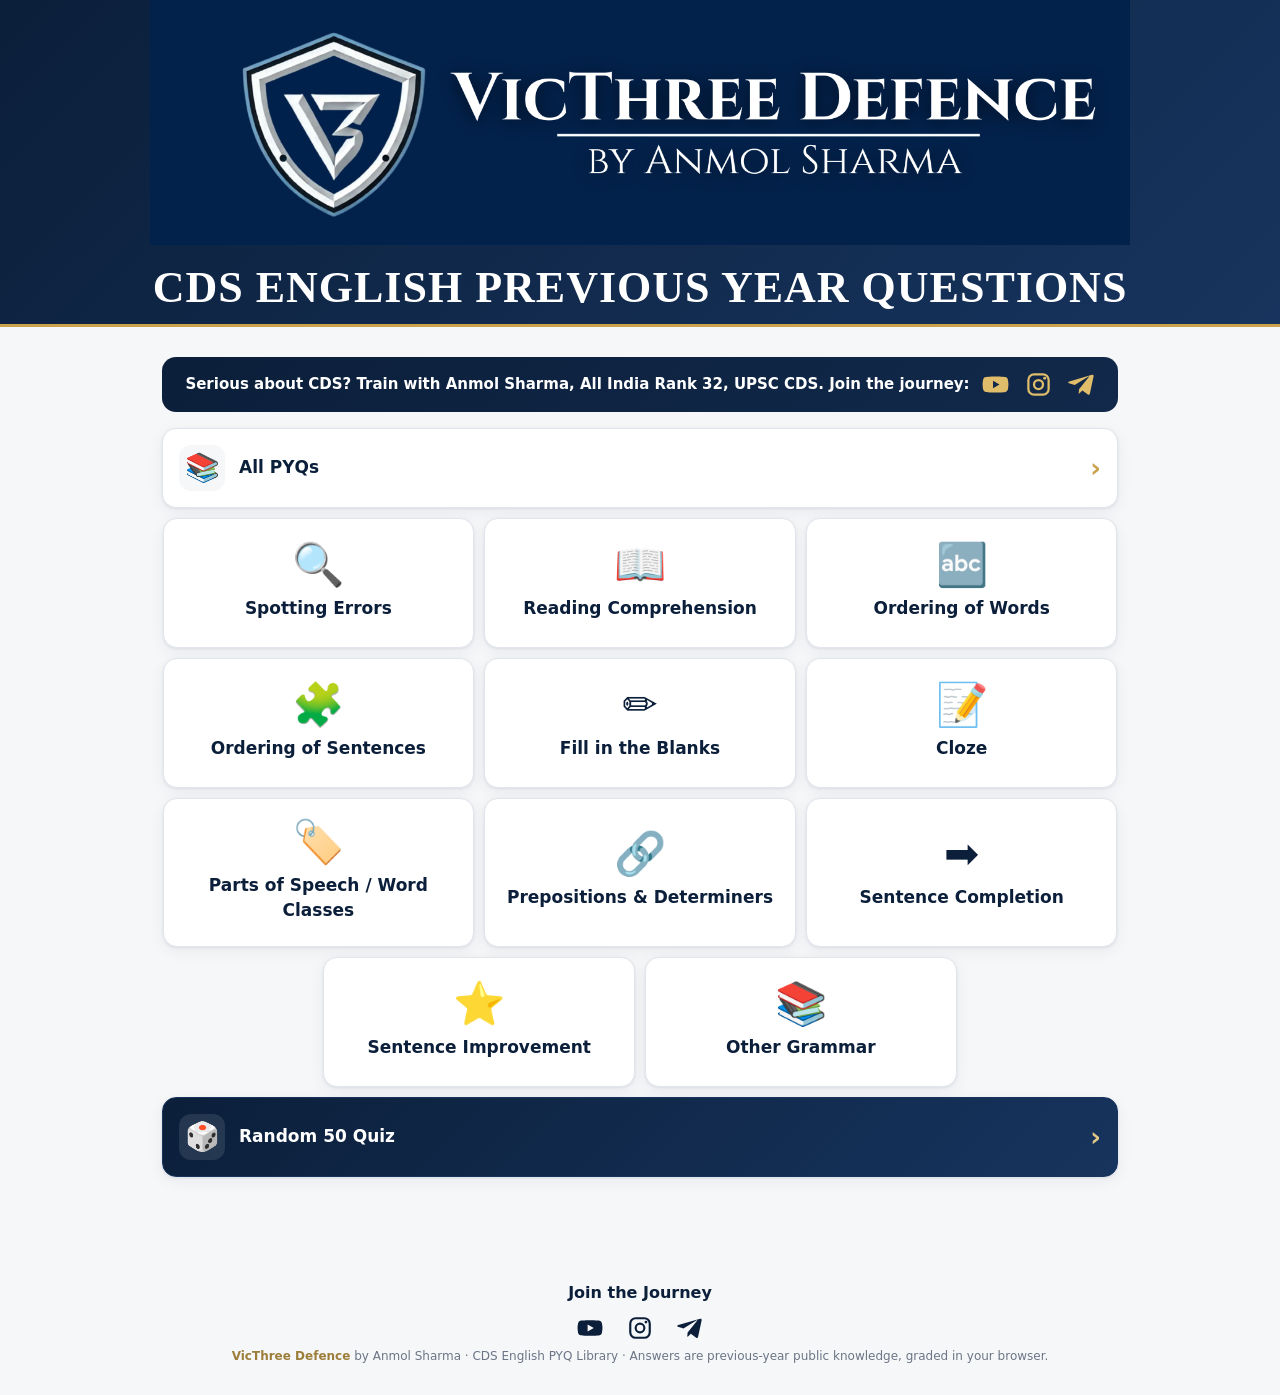
<file: docs/index.html>
<!DOCTYPE html>
<html lang="en">
<head>
<meta charset="utf-8">
<meta name="viewport" content="width=device-width, initial-scale=1">
<title>VicThree Defence - CDS English PYQ Library</title>
<meta name="description" content="Browsable library of CDS English Previous Year Questions - spotting errors, comprehension, ordering, cloze and more - by Anmol Sharma.">
<link rel="stylesheet" href="css/styles.css?v=3">
<link rel="manifest" href="manifest.webmanifest">
<meta name="theme-color" content="#0B1F3A">
<link rel="apple-touch-icon" href="assets/icon-180.png?v=3">
<link rel="icon" type="image/png" sizes="192x192" href="assets/icon-192.png?v=3">
</head>
<body>
<header class="header">
  <div class="banner-wrap"><img id="banner" class="banner" alt="VicThree Defence"></div>
  <div class="brand">
    <div class="v3"><span class="badge">V3</span>
      <div><h1>VicThree Defence</h1><div class="by">by Anmol Sharma</div></div>
    </div>
    <div class="sub">CDS English Previous Year Questions</div>
  </div>
</header>

<main class="wrap">
  <section class="cta">
    <span class="cta-text">Serious about CDS? Train with Anmol Sharma, <br class="m-br">All India Rank 32, UPSC CDS. Join the journey:</span>
    <nav class="cta-social">
      <a href="https://youtube.com/@victhreedefence" target="_blank" rel="noopener" aria-label="YouTube"><svg viewBox="0 0 24 24" width="27" height="27" fill="currentColor"><path d="M23 7.5a3 3 0 0 0-2.1-2.1C19 4.9 12 4.9 12 4.9s-7 0-8.9.5A3 3 0 0 0 1 7.5 31 31 0 0 0 .5 12 31 31 0 0 0 1 16.5a3 3 0 0 0 2.1 2.1c1.9.5 8.9.5 8.9.5s7 0 8.9-.5A3 3 0 0 0 23 16.5 31 31 0 0 0 23.5 12 31 31 0 0 0 23 7.5zM9.8 15.3V8.7l5.7 3.3-5.7 3.3z"/></svg></a>
      <a href="https://www.instagram.com/victhreedefence" target="_blank" rel="noopener" aria-label="Instagram"><svg viewBox="0 0 24 24" width="27" height="27" fill="none" stroke="currentColor" stroke-width="2"><rect x="3" y="3" width="18" height="18" rx="5"/><circle cx="12" cy="12" r="4"/><circle cx="17.5" cy="6.5" r="1.3" fill="currentColor" stroke="none"/></svg></a>
      <a href="https://t.me/anmolxsharma" target="_blank" rel="noopener" aria-label="Telegram"><svg viewBox="0 0 24 24" width="27" height="27" fill="currentColor"><path d="M9.8 16.2l-.35 3.9c.5 0 .72-.22.98-.48l2.36-2.26 4.9 3.58c.9.5 1.54.24 1.78-.83l3.23-15.13c.32-1.34-.48-1.86-1.35-1.54L1.15 9.3C-.16 9.82-.14 10.56.93 10.9l5.02 1.56L17.9 5.1c.55-.36 1.05-.16.64.2L9.8 16.2z"/></svg></a>
    </nav>
  </section>
  <div id="hub"><div class="loading">Loading…</div></div>
</main>

<footer>
  <p class="join-label">Join the Journey</p>
  <nav class="foot-social">
    <a href="https://youtube.com/@victhreedefence" target="_blank" rel="noopener" aria-label="YouTube"><svg viewBox="0 0 24 24" width="26" height="26" fill="currentColor"><path d="M23 7.5a3 3 0 0 0-2.1-2.1C19 4.9 12 4.9 12 4.9s-7 0-8.9.5A3 3 0 0 0 1 7.5 31 31 0 0 0 .5 12 31 31 0 0 0 1 16.5a3 3 0 0 0 2.1 2.1c1.9.5 8.9.5 8.9.5s7 0 8.9-.5A3 3 0 0 0 23 16.5 31 31 0 0 0 23.5 12 31 31 0 0 0 23 7.5zM9.8 15.3V8.7l5.7 3.3-5.7 3.3z"/></svg></a>
    <a href="https://www.instagram.com/victhreedefence" target="_blank" rel="noopener" aria-label="Instagram"><svg viewBox="0 0 24 24" width="26" height="26" fill="none" stroke="currentColor" stroke-width="2"><rect x="3" y="3" width="18" height="18" rx="5"/><circle cx="12" cy="12" r="4"/><circle cx="17.5" cy="6.5" r="1.3" fill="currentColor" stroke="none"/></svg></a>
    <a href="https://t.me/anmolxsharma" target="_blank" rel="noopener" aria-label="Telegram"><svg viewBox="0 0 24 24" width="26" height="26" fill="currentColor"><path d="M9.8 16.2l-.35 3.9c.5 0 .72-.22.98-.48l2.36-2.26 4.9 3.58c.9.5 1.54.24 1.78-.83l3.23-15.13c.32-1.34-.48-1.86-1.35-1.54L1.15 9.3C-.16 9.82-.14 10.56.93 10.9l5.02 1.56L17.9 5.1c.55-.36 1.05-.16.64.2L9.8 16.2z"/></svg></a>
  </nav>
  <span class="gold">VicThree Defence</span> by Anmol Sharma · CDS English PYQ Library ·
  Answers are previous-year public knowledge, graded in your browser.
</footer>

<script src="js/data.js?v=3"></script>
<script src="js/home.js?v=3"></script>
<script src="js/config.js?v=3"></script>
<script src="js/lead.js?v=3"></script>
</body>
</html>
</file>
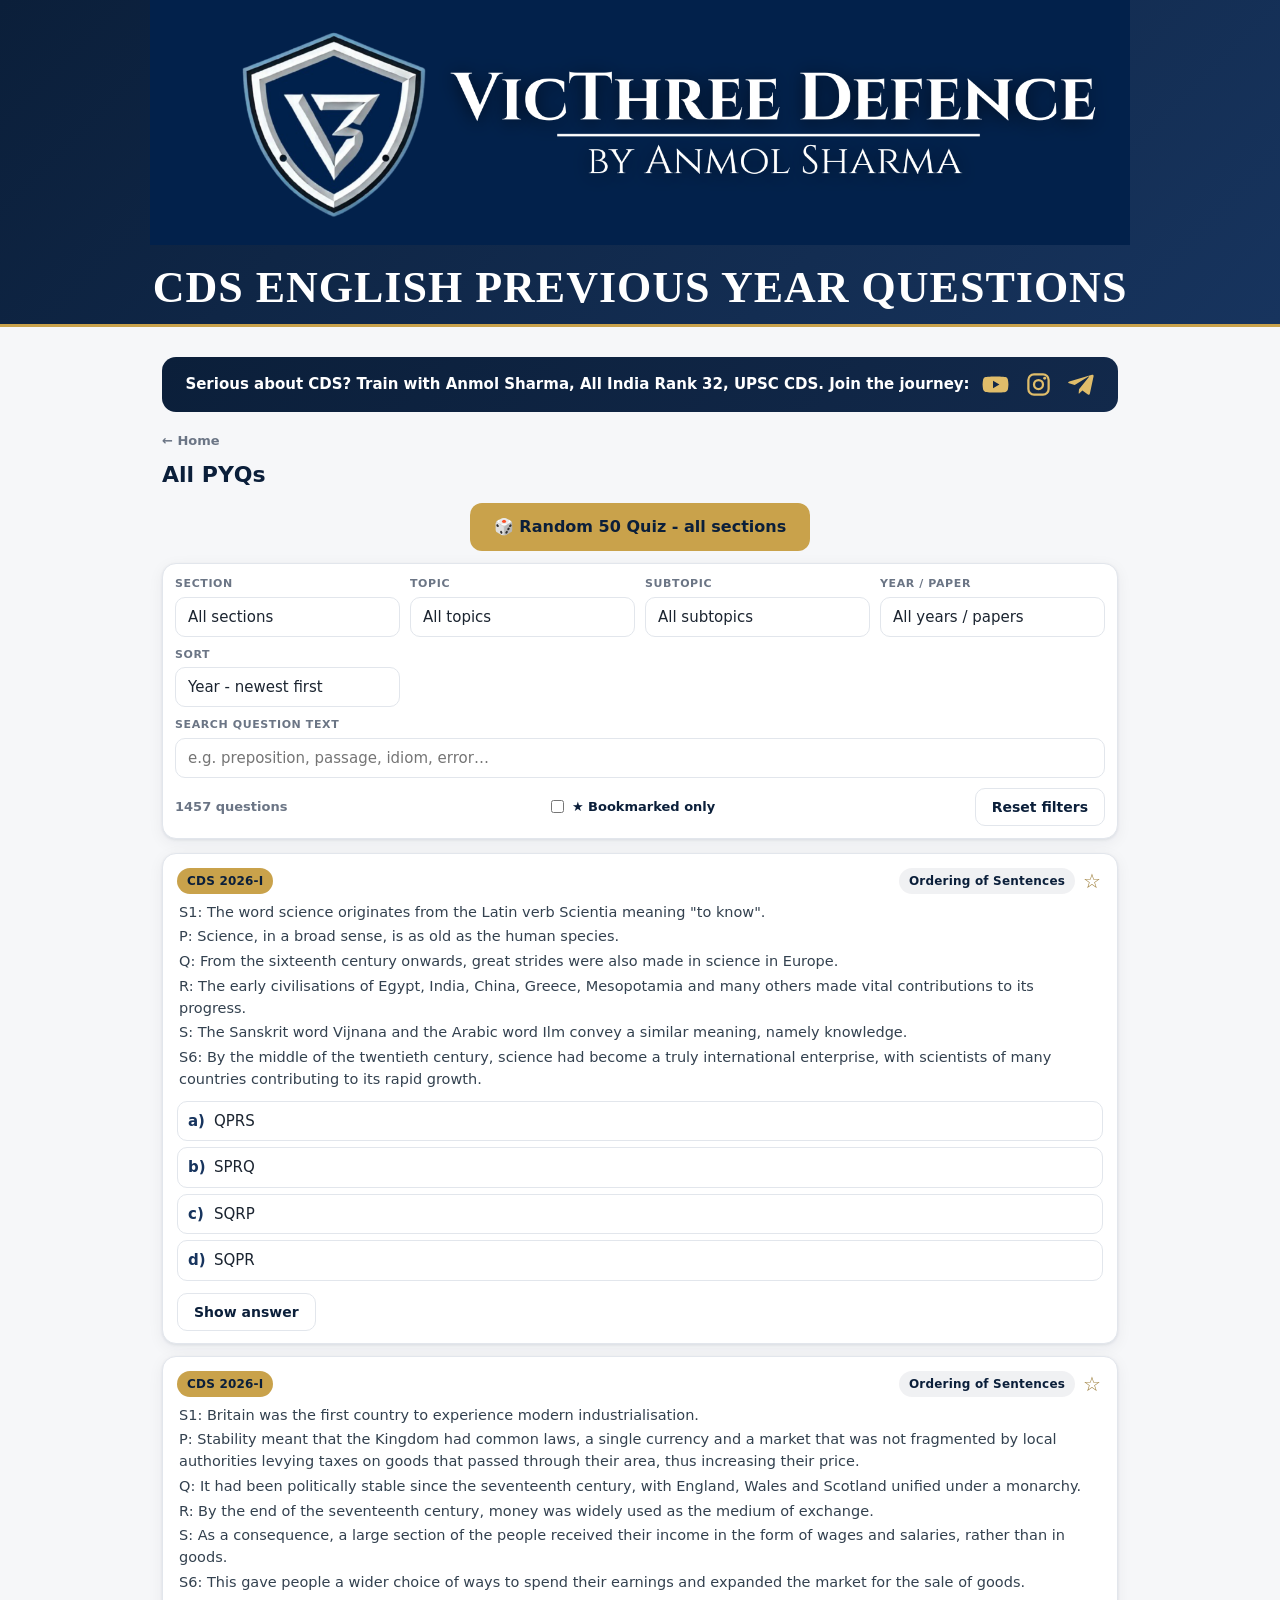
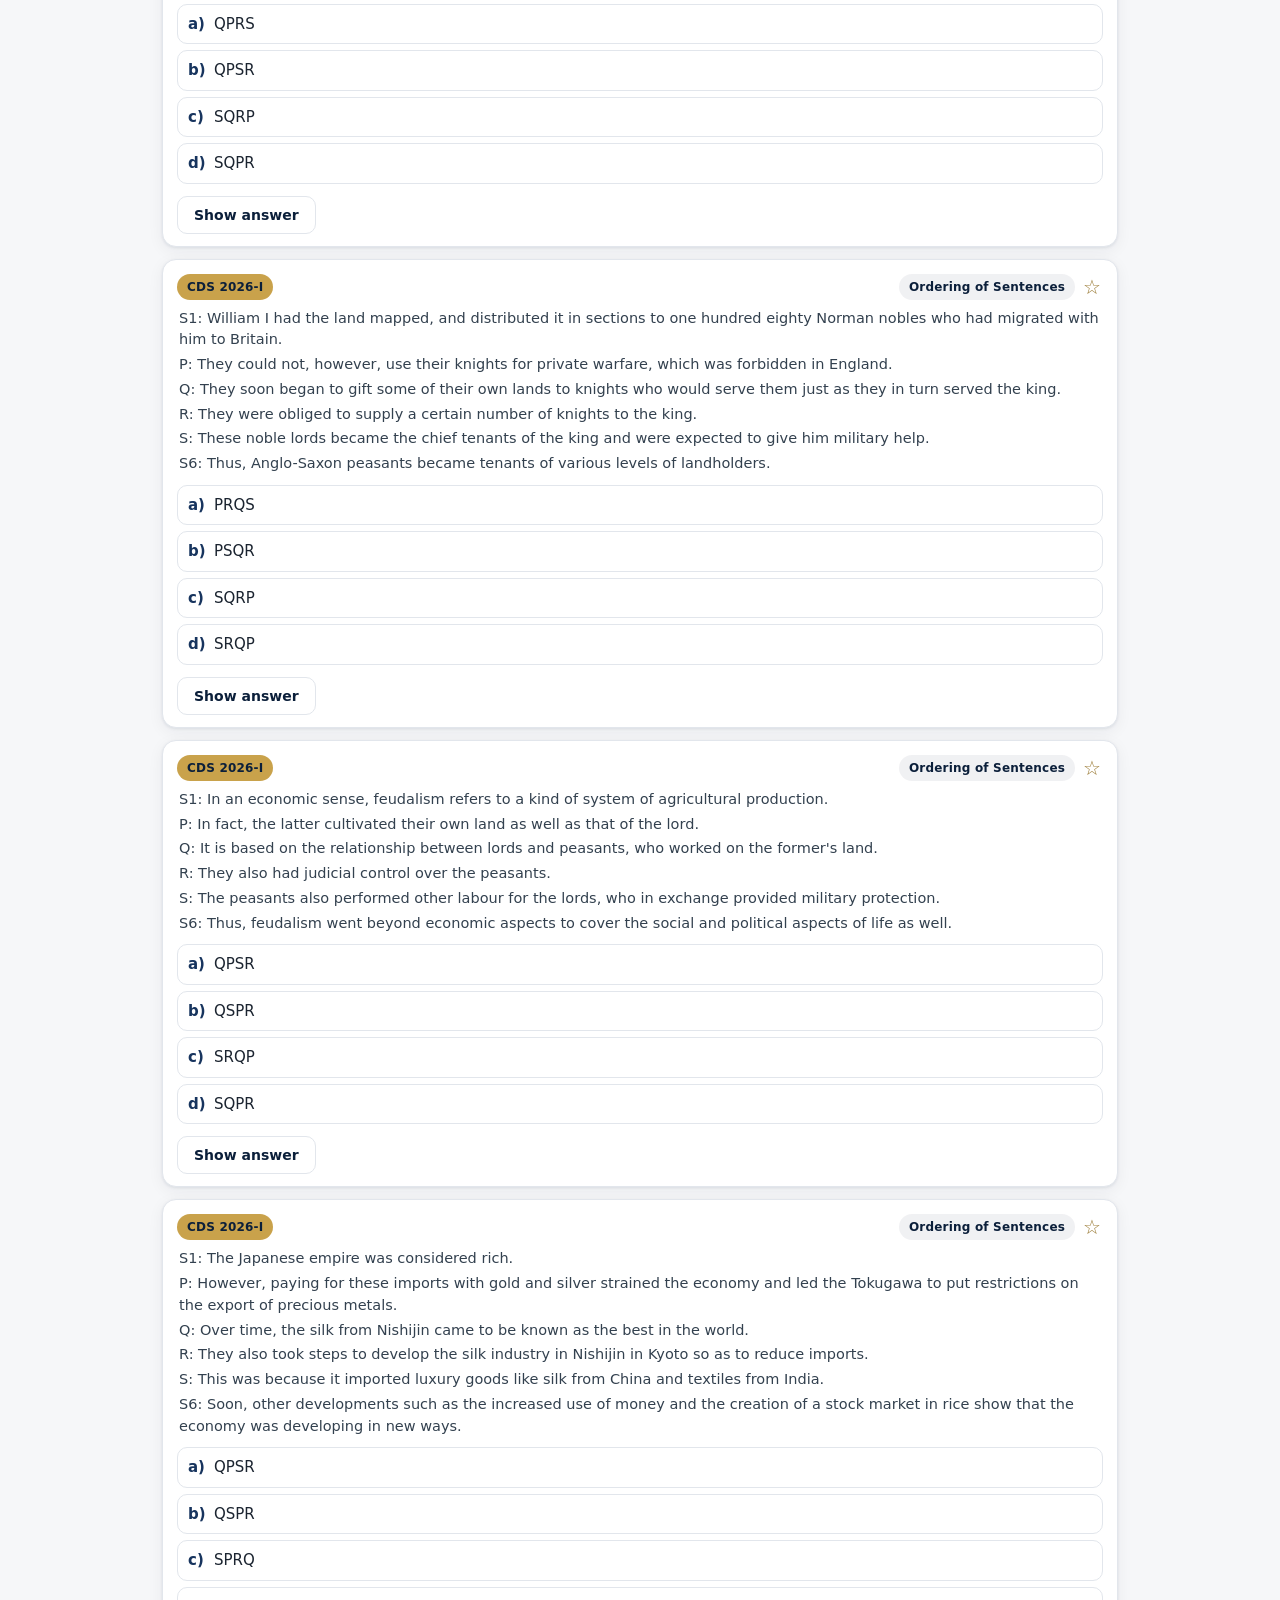
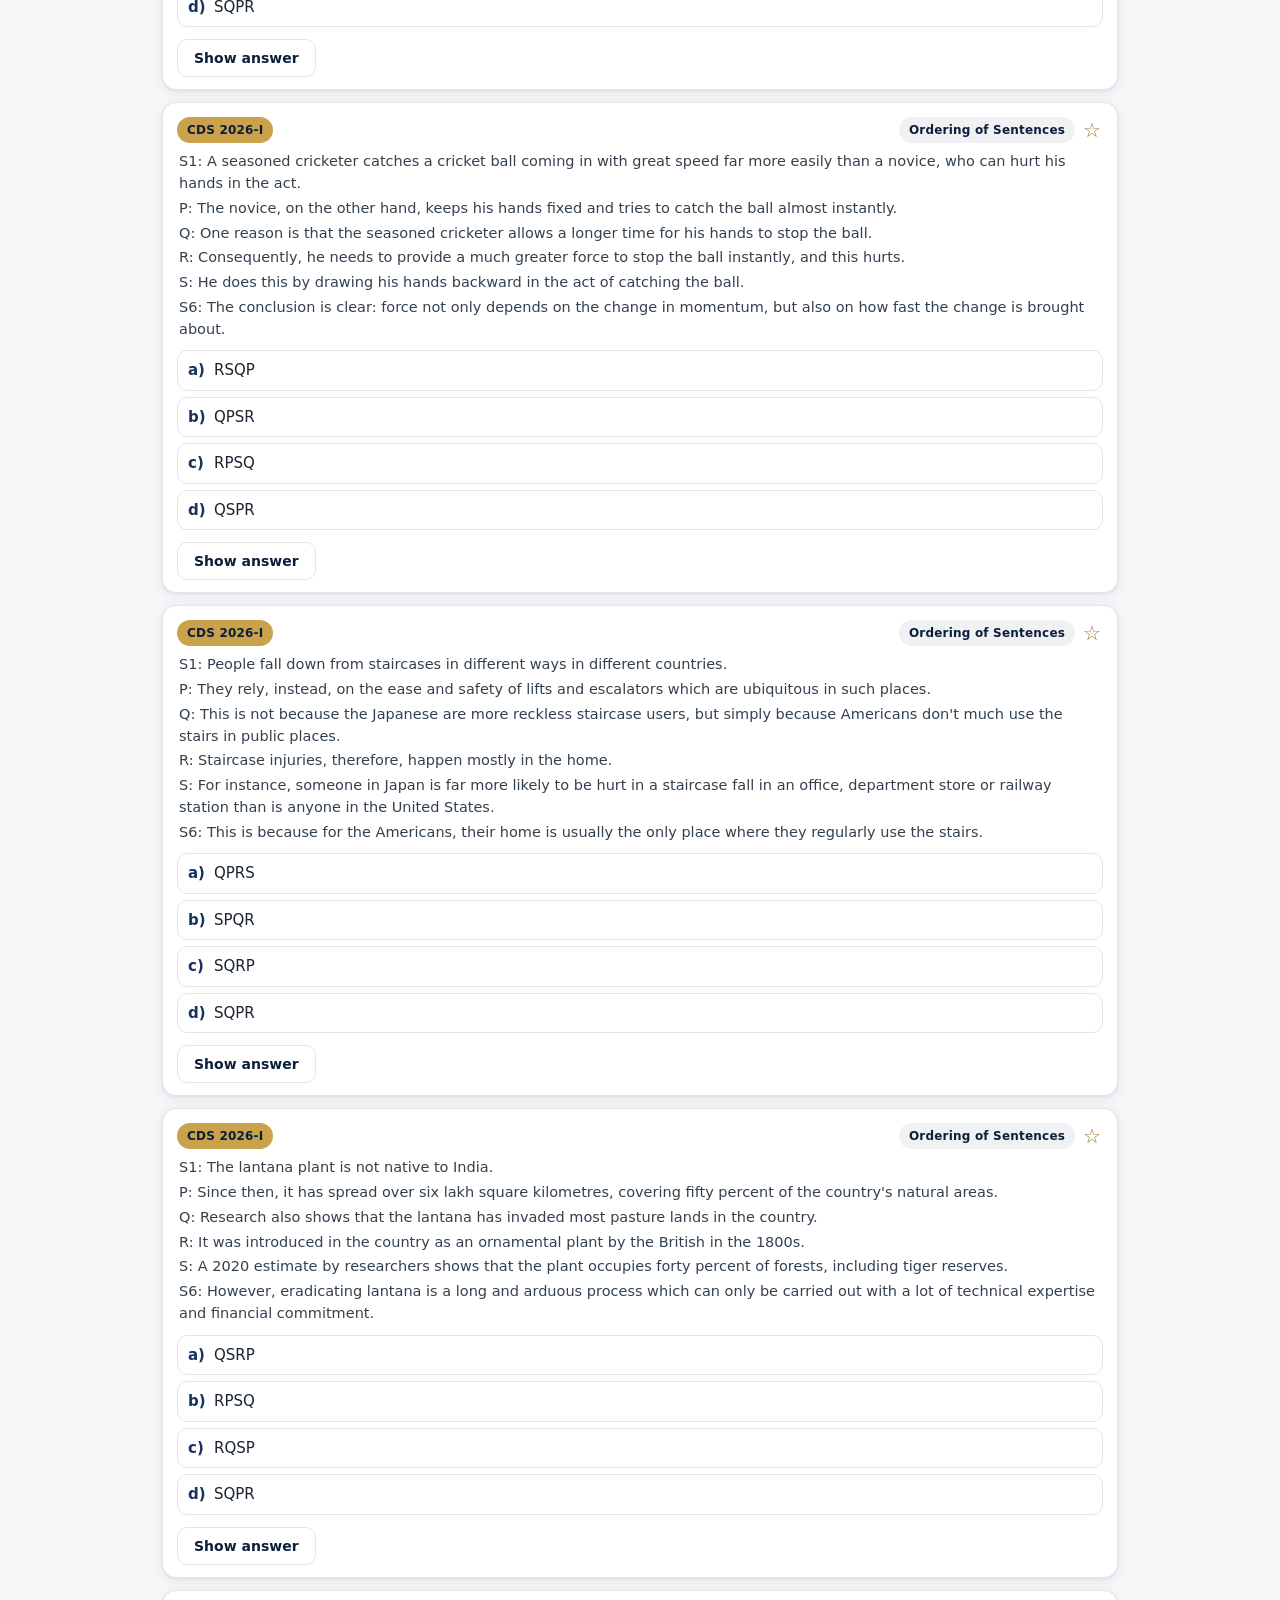
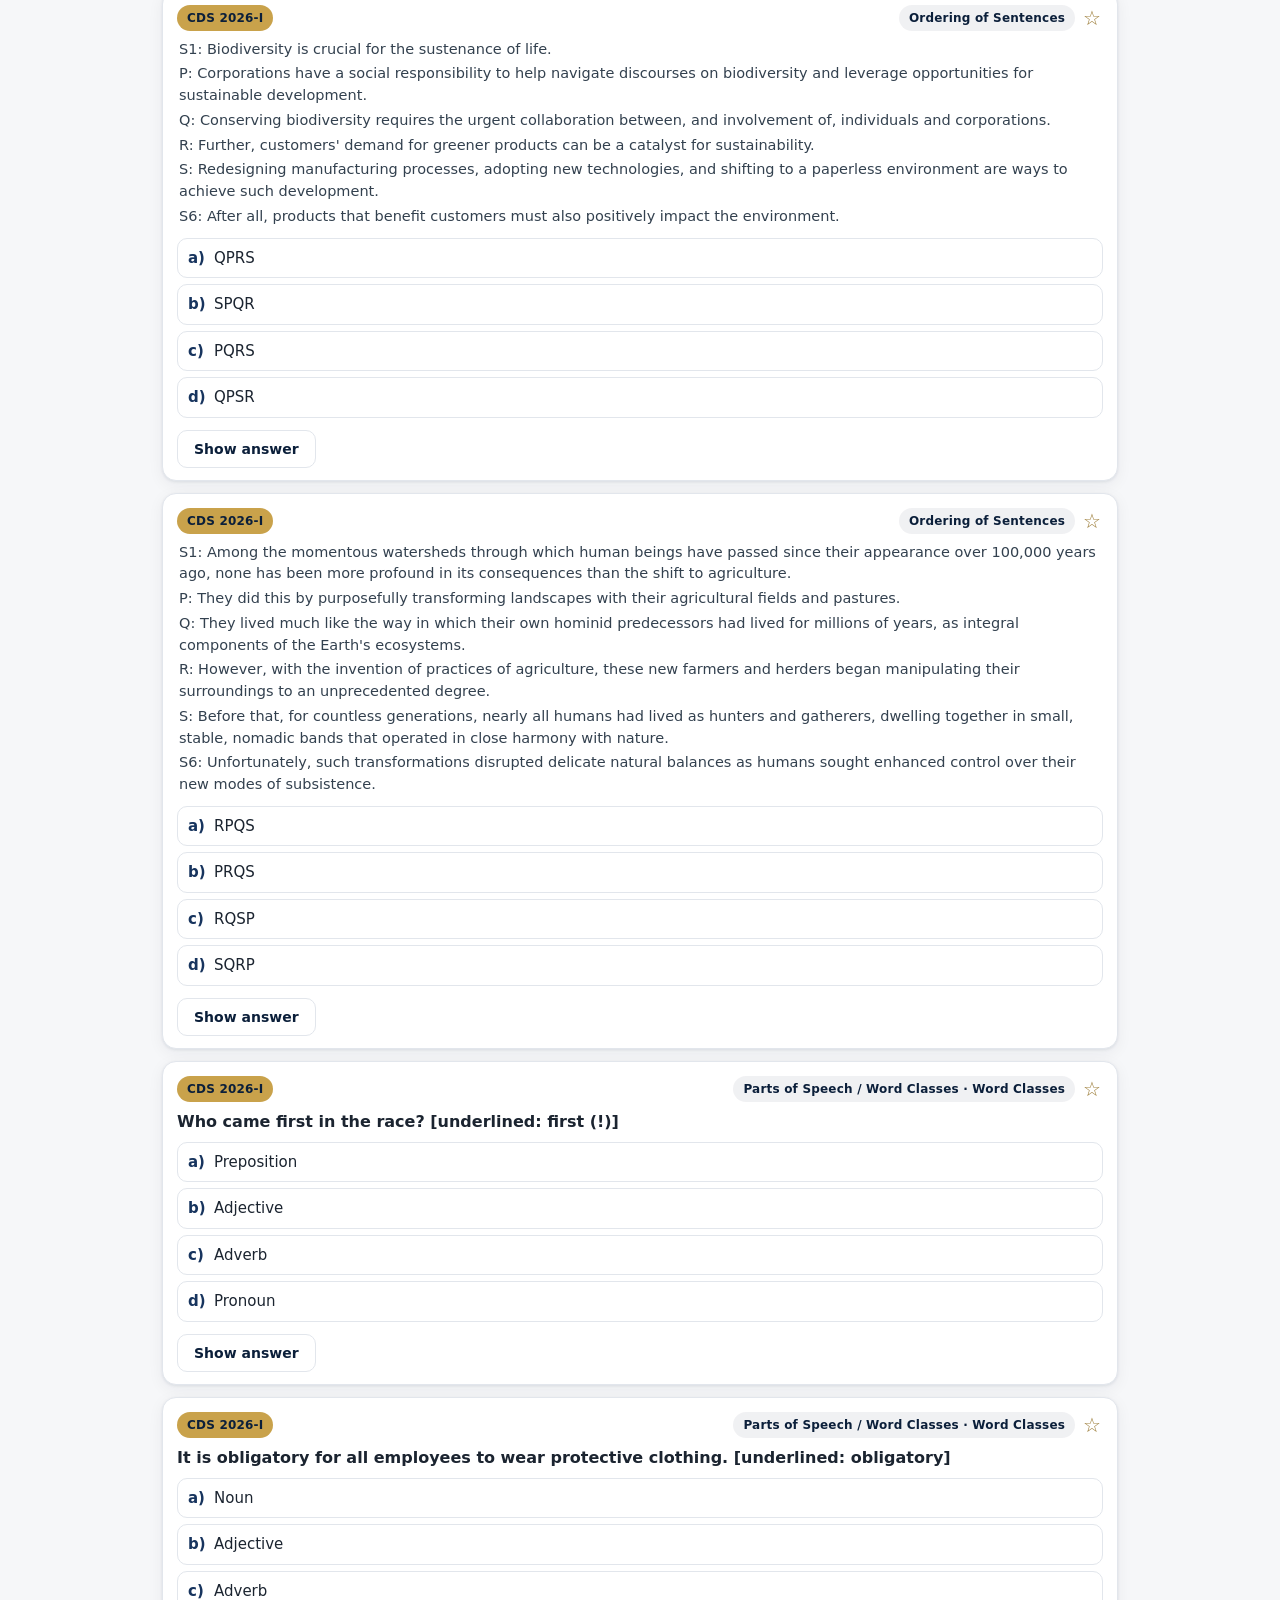
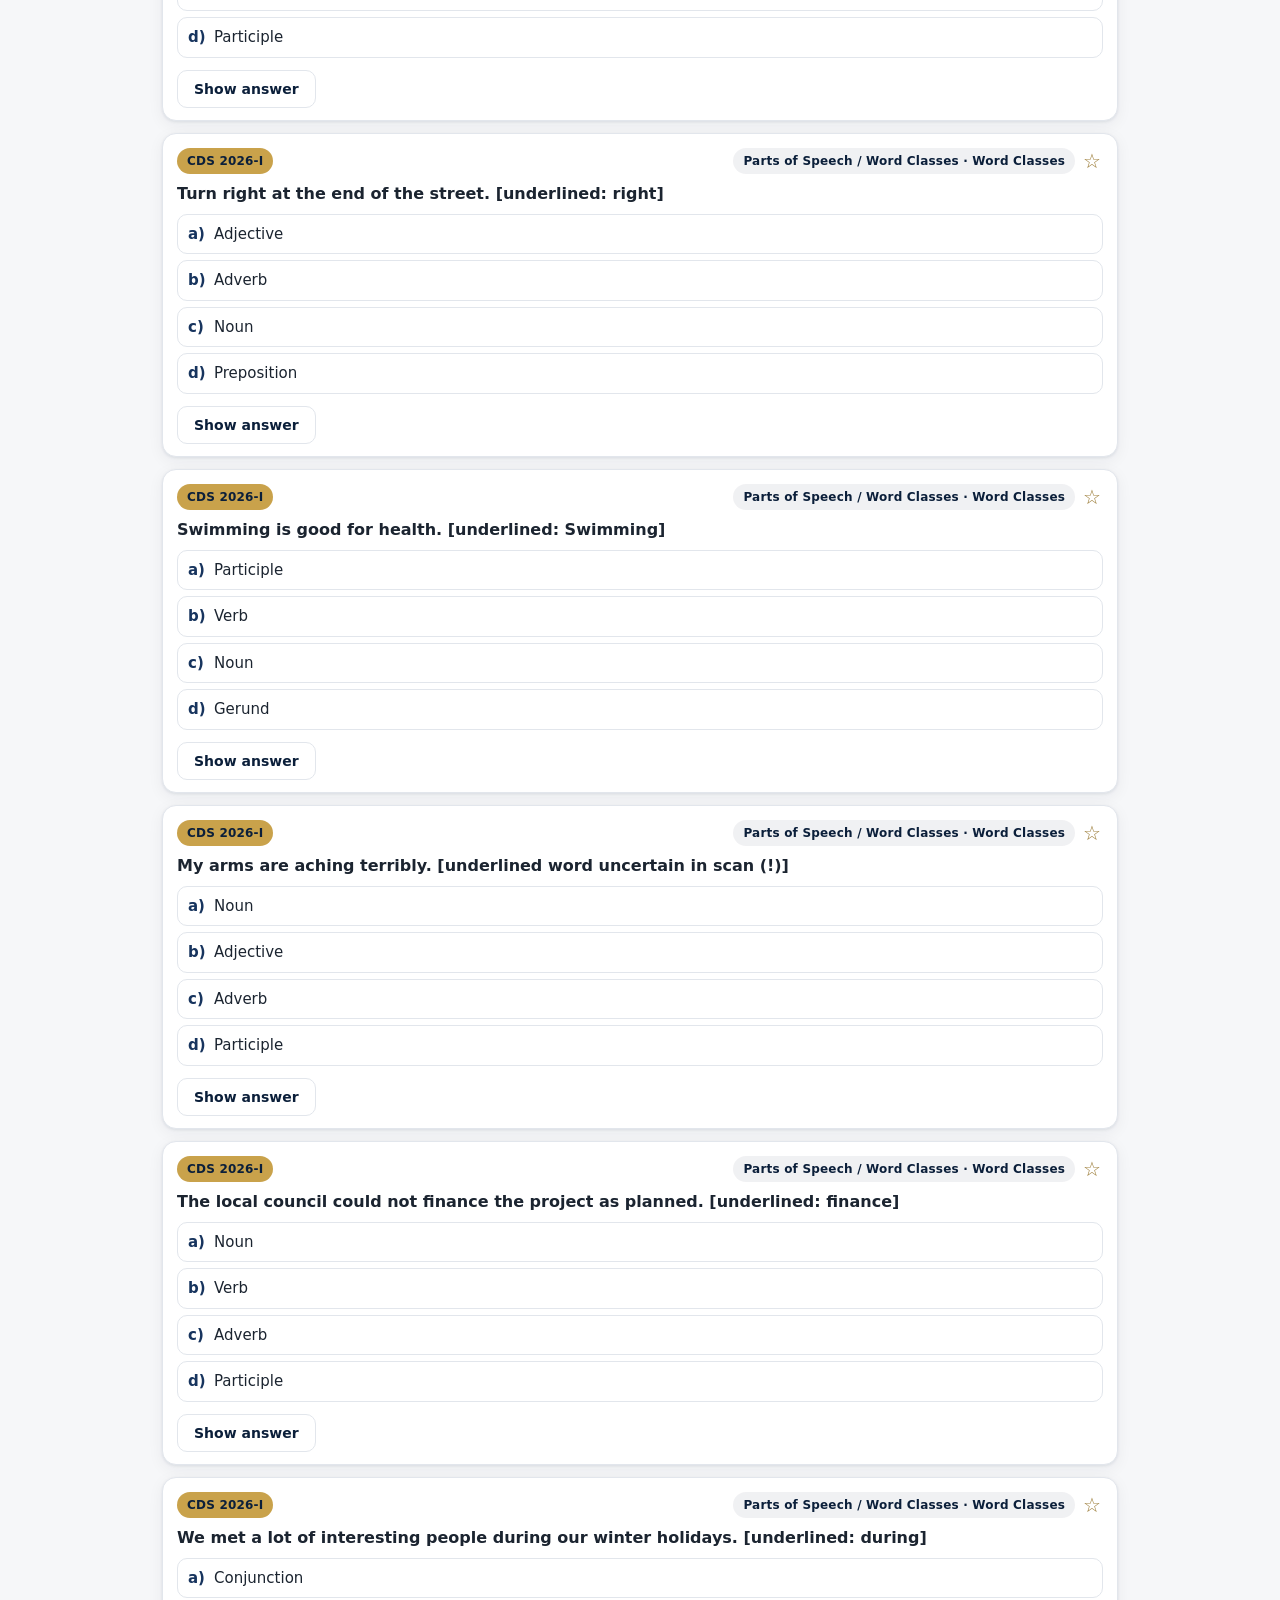
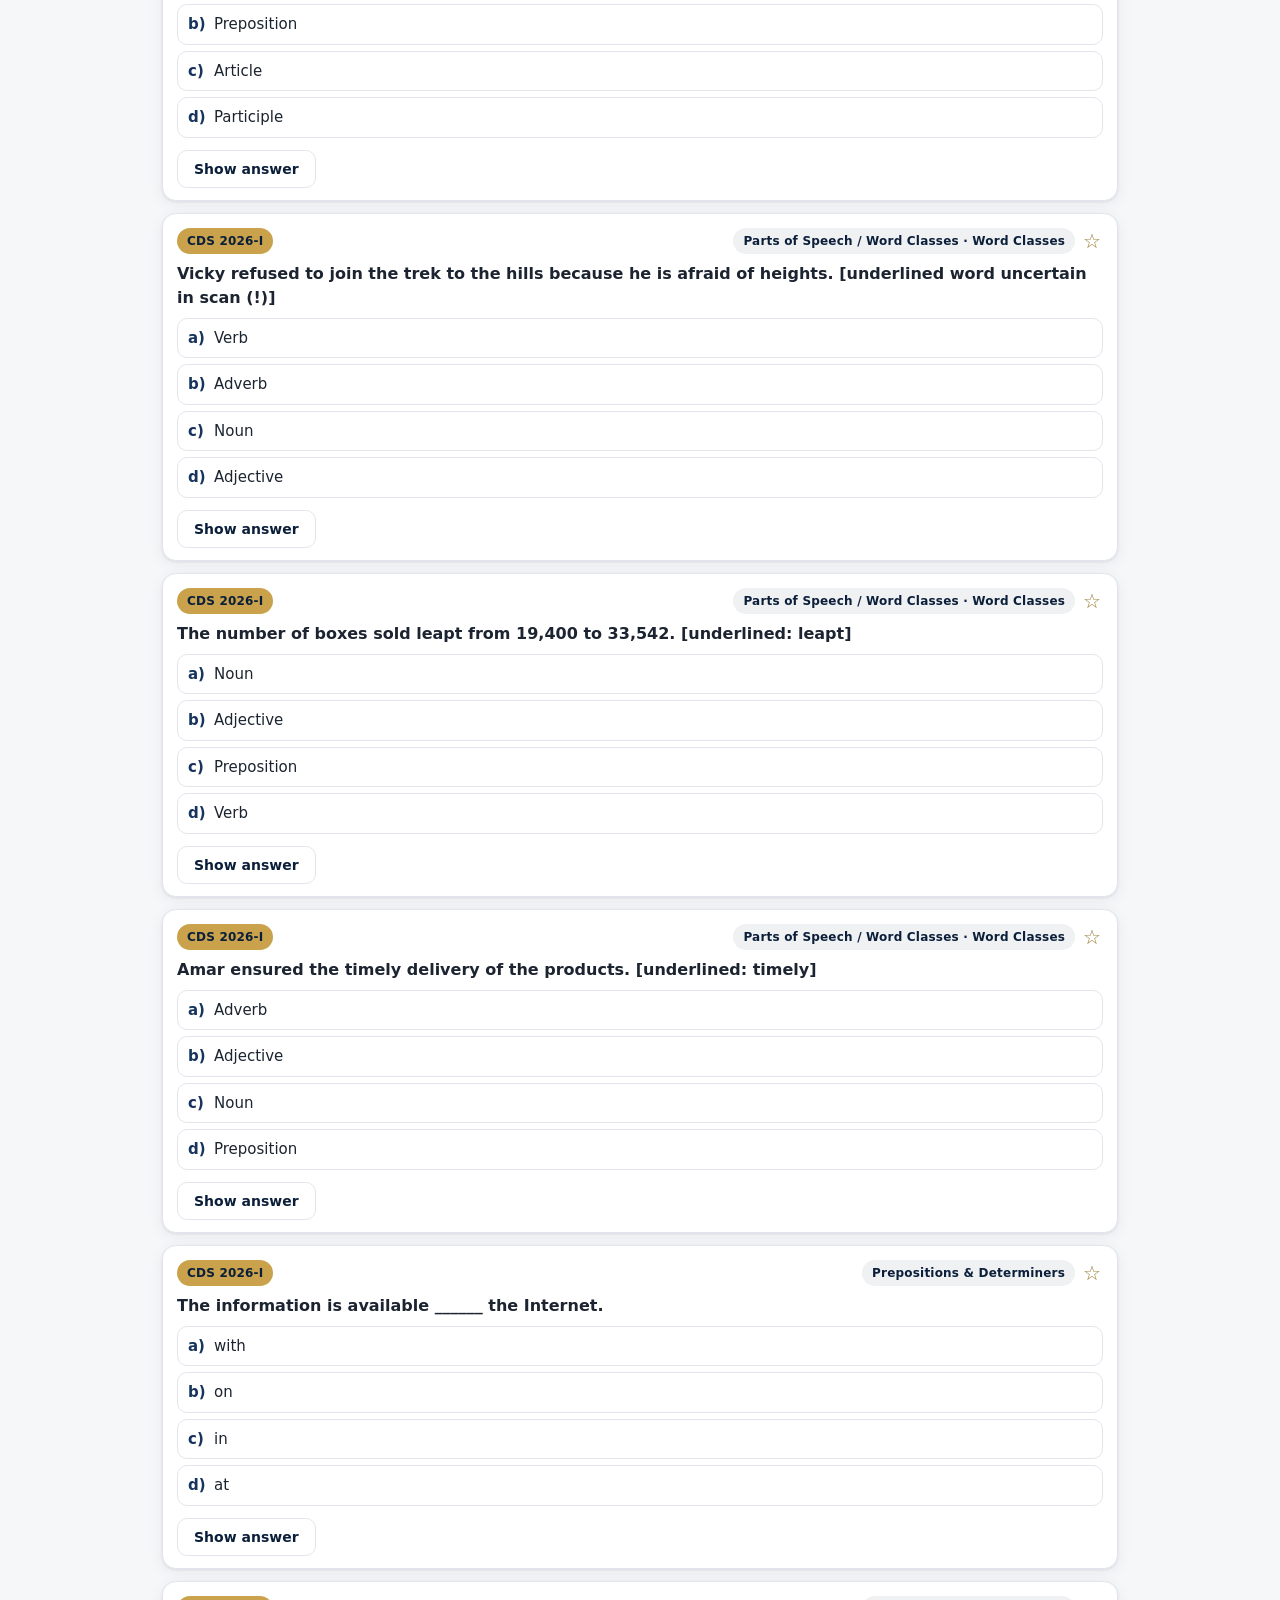
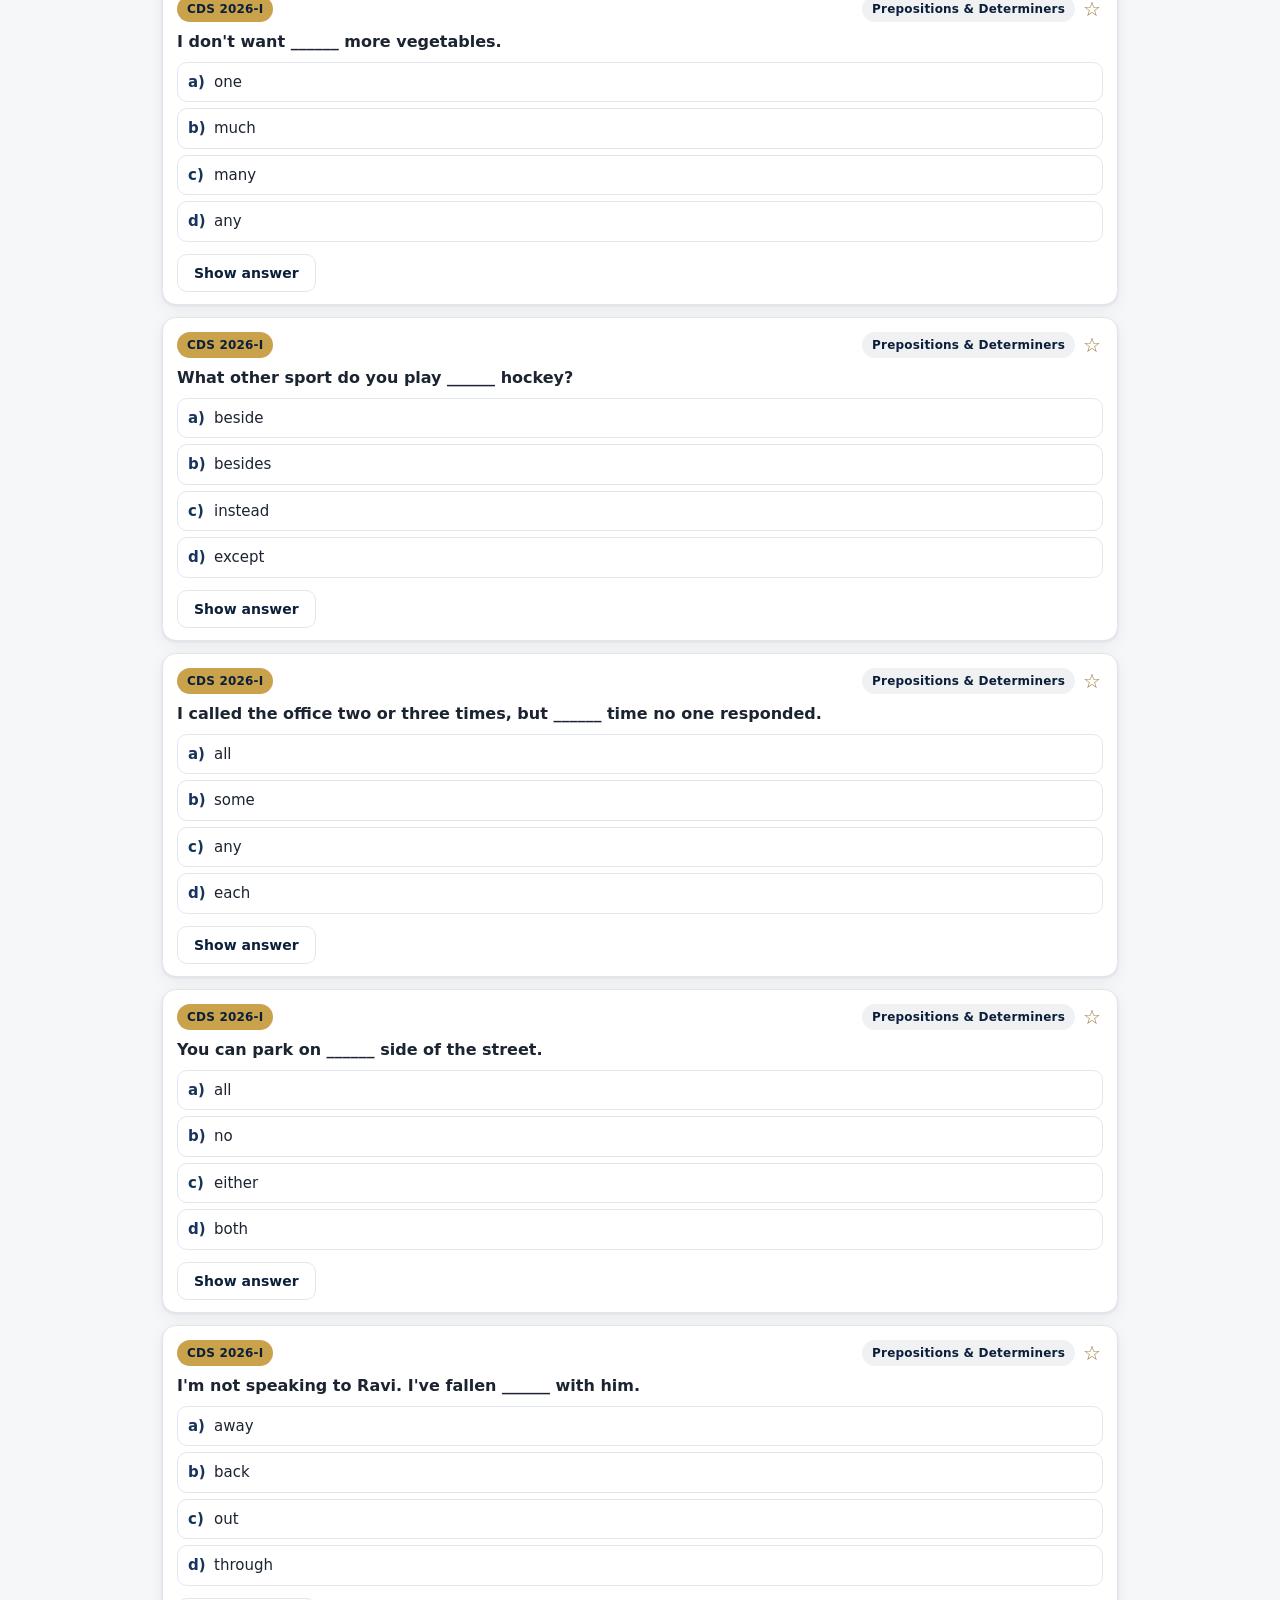
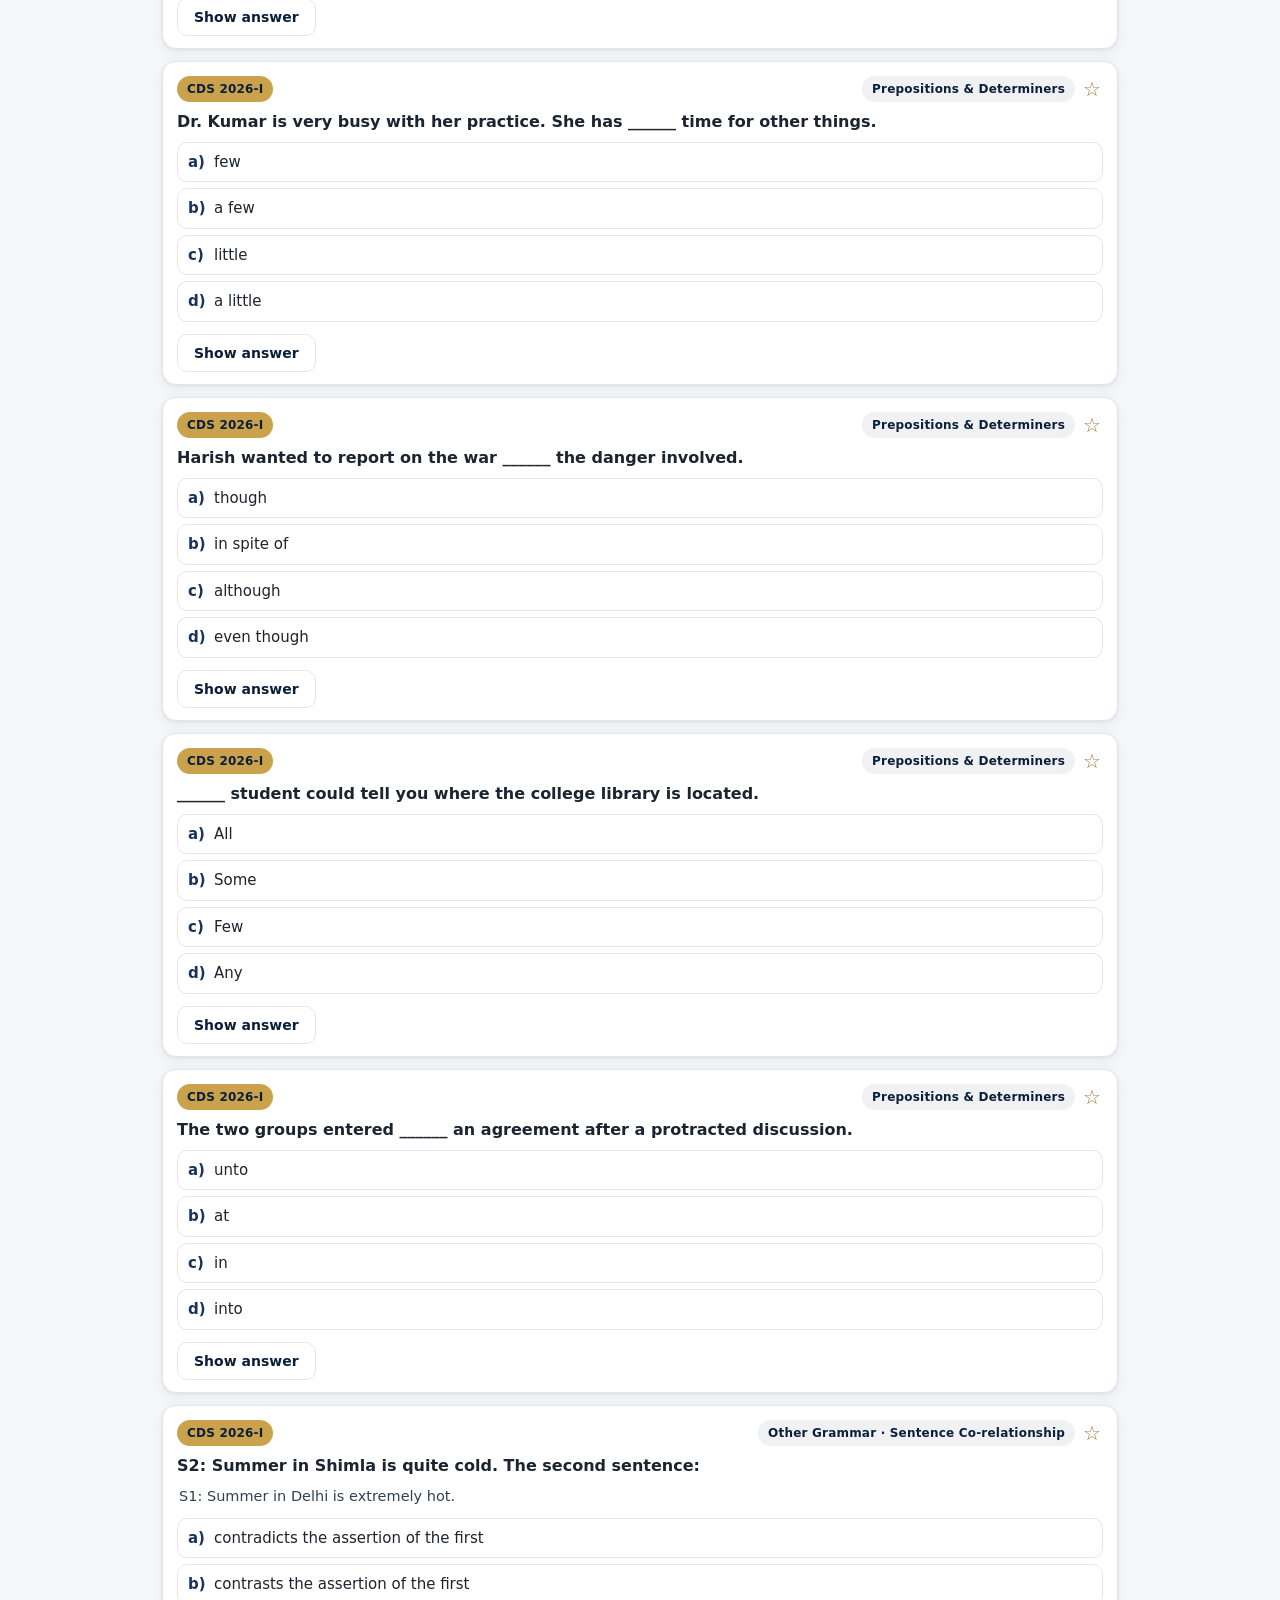
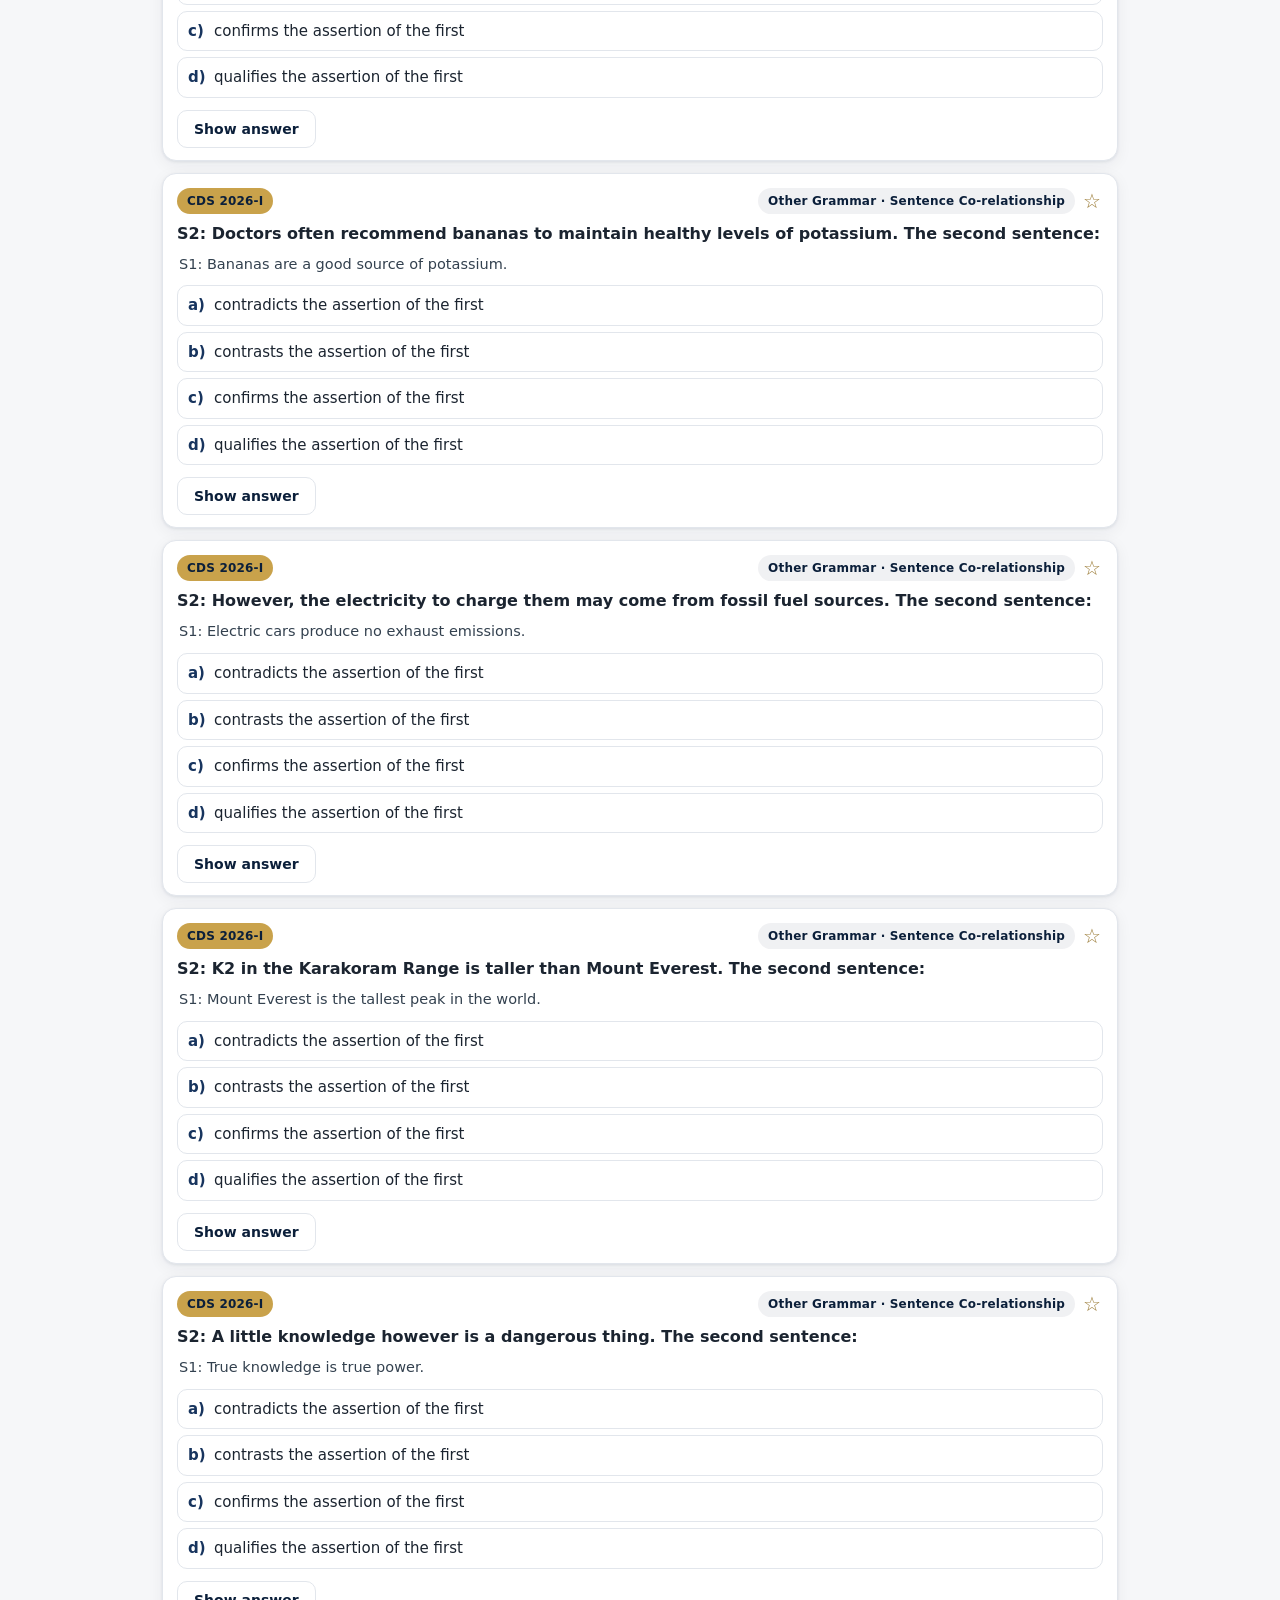
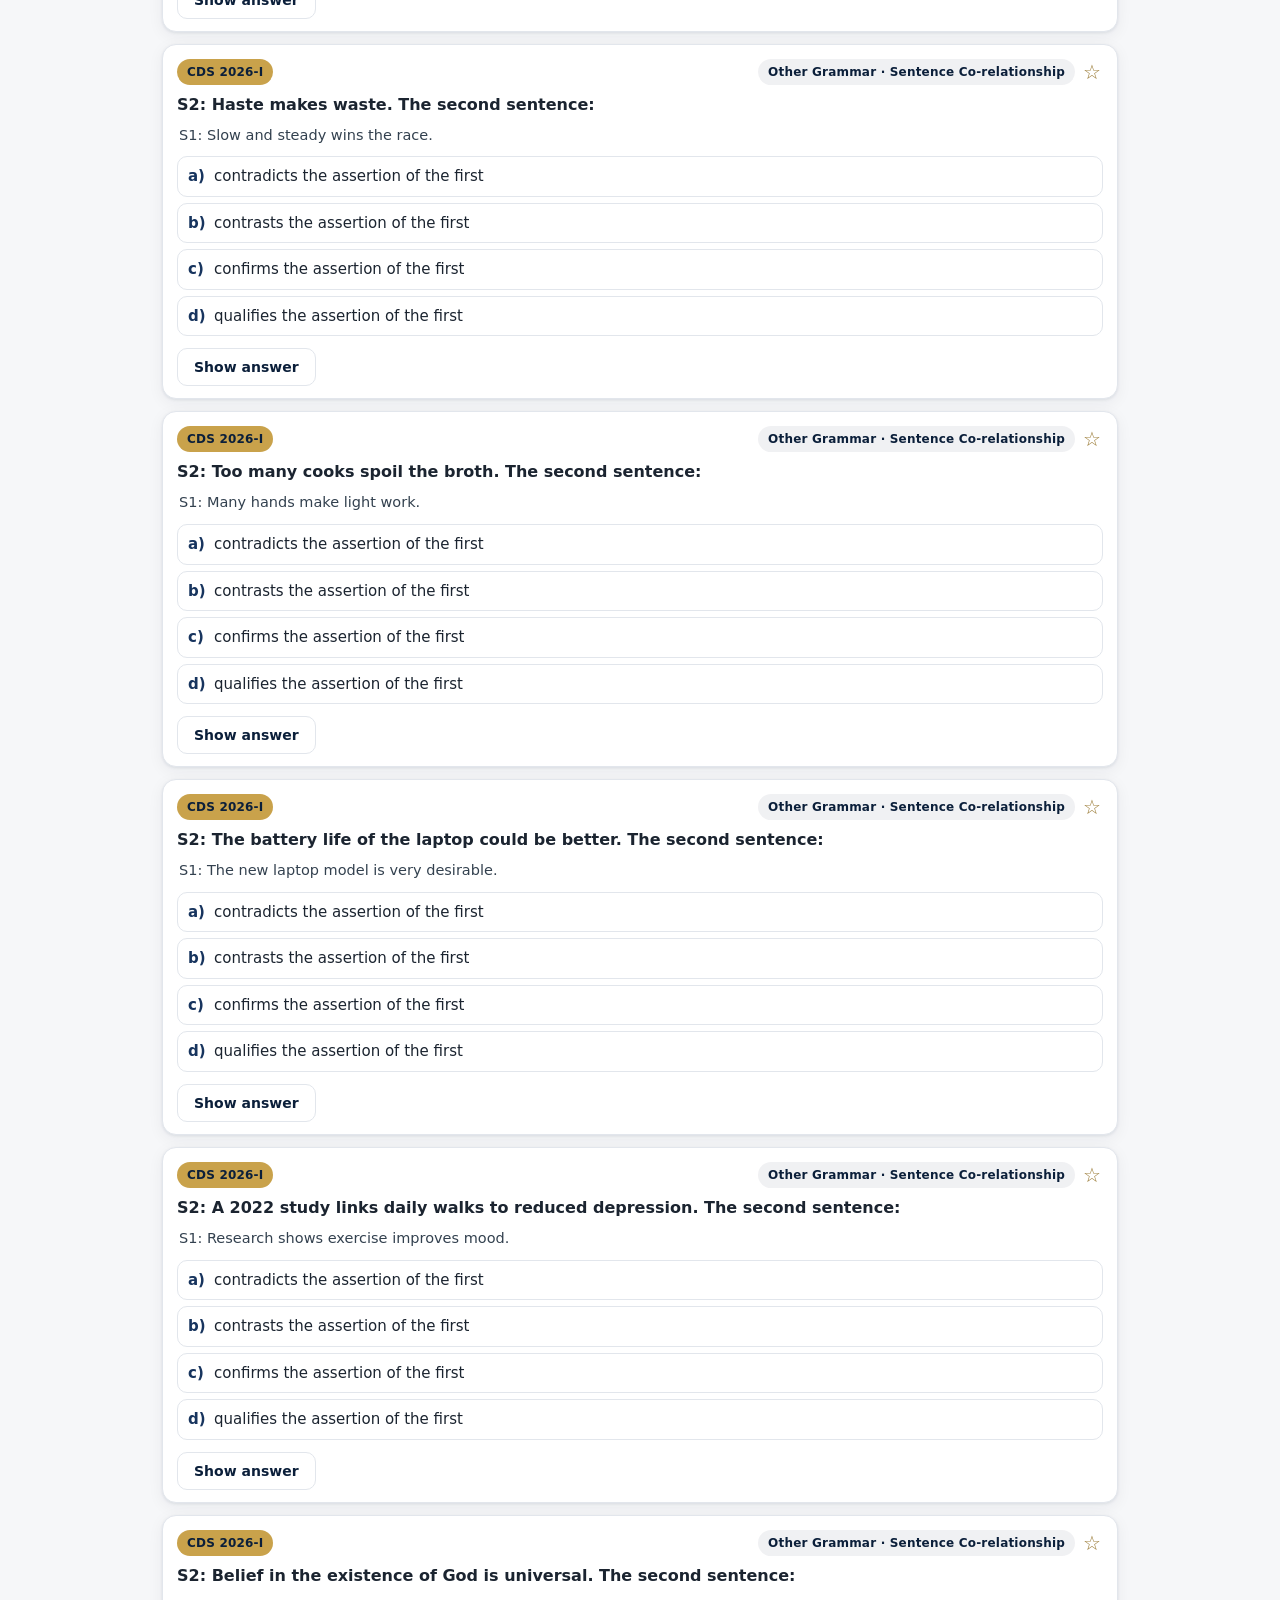
<file: docs/browse.html>
<!DOCTYPE html>
<html lang="en">
<head>
<meta charset="utf-8">
<meta name="viewport" content="width=device-width, initial-scale=1">
<title>Browse - VicThree Defence CDS English PYQ Library</title>
<meta name="description" content="Browse CDS English Previous Year Questions by section, year and paper. By Anmol Sharma.">
<link rel="stylesheet" href="css/styles.css?v=3">
<link rel="manifest" href="manifest.webmanifest">
<meta name="theme-color" content="#0B1F3A">
<link rel="apple-touch-icon" href="assets/icon-180.png?v=3">
<link rel="icon" type="image/png" sizes="192x192" href="assets/icon-192.png?v=3">
</head>
<body>
<header class="header">
  <div class="banner-wrap"><img id="banner" class="banner" alt="VicThree Defence"></div>
  <div class="brand">
    <div class="v3"><span class="badge">V3</span>
      <div><h1>VicThree Defence</h1><div class="by">by Anmol Sharma</div></div>
    </div>
    <div class="sub">CDS English Previous Year Questions</div>
  </div>
</header>

<main class="wrap">
  <section class="cta">
    <span class="cta-text">Serious about CDS? Train with Anmol Sharma, <br class="m-br">All India Rank 32, UPSC CDS. Join the journey:</span>
    <nav class="cta-social">
      <a href="https://youtube.com/@victhreedefence" target="_blank" rel="noopener" aria-label="YouTube"><svg viewBox="0 0 24 24" width="27" height="27" fill="currentColor"><path d="M23 7.5a3 3 0 0 0-2.1-2.1C19 4.9 12 4.9 12 4.9s-7 0-8.9.5A3 3 0 0 0 1 7.5 31 31 0 0 0 .5 12 31 31 0 0 0 1 16.5a3 3 0 0 0 2.1 2.1c1.9.5 8.9.5 8.9.5s7 0 8.9-.5A3 3 0 0 0 23 16.5 31 31 0 0 0 23.5 12 31 31 0 0 0 23 7.5zM9.8 15.3V8.7l5.7 3.3-5.7 3.3z"/></svg></a>
      <a href="https://www.instagram.com/victhreedefence" target="_blank" rel="noopener" aria-label="Instagram"><svg viewBox="0 0 24 24" width="27" height="27" fill="none" stroke="currentColor" stroke-width="2"><rect x="3" y="3" width="18" height="18" rx="5"/><circle cx="12" cy="12" r="4"/><circle cx="17.5" cy="6.5" r="1.3" fill="currentColor" stroke="none"/></svg></a>
      <a href="https://t.me/anmolxsharma" target="_blank" rel="noopener" aria-label="Telegram"><svg viewBox="0 0 24 24" width="27" height="27" fill="currentColor"><path d="M9.8 16.2l-.35 3.9c.5 0 .72-.22.98-.48l2.36-2.26 4.9 3.58c.9.5 1.54.24 1.78-.83l3.23-15.13c.32-1.34-.48-1.86-1.35-1.54L1.15 9.3C-.16 9.82-.14 10.56.93 10.9l5.02 1.56L17.9 5.1c.55-.36 1.05-.16.64.2L9.8 16.2z"/></svg></a>
    </nav>
  </section>
  <div class="subjecthead" id="subjecthead"></div>

  <section class="filters" aria-label="Filters">
    <div class="row cols">
      <div class="field" id="field-subject">
        <label for="f-subject">Section</label>
        <select id="f-subject"></select>
      </div>
      <div class="field">
        <label for="f-topic">Topic</label>
        <select id="f-topic"></select>
      </div>
      <div class="field">
        <label for="f-subtopic">Subtopic</label>
        <select id="f-subtopic"></select>
      </div>
      <div class="field">
        <label for="f-paper">Year / Paper</label>
        <select id="f-paper"></select>
      </div>
      <div class="field">
        <label for="f-sort">Sort</label>
        <select id="f-sort">
          <option value="year-desc">Year - newest first</option>
          <option value="year-asc">Year - oldest first</option>
          <option value="topic">Topic (A–Z)</option>
        </select>
      </div>
    </div>
    <div class="field">
      <label for="f-search">Search question text</label>
      <input id="f-search" type="search" placeholder="e.g. preposition, passage, idiom, error…">
    </div>
    <div class="actions">
      <span class="result-count" id="rcount"></span>
      <label class="bm-filter"><input type="checkbox" id="f-bookmarked"> ★ Bookmarked only</label>
      <button class="btn ghost" id="f-reset">Reset filters</button>
    </div>
  </section>

  <div id="results"><div class="loading">Loading questions…</div></div>
</main>

<footer>
  <p class="join-label">Join the Journey</p>
  <nav class="foot-social">
    <a href="https://youtube.com/@victhreedefence" target="_blank" rel="noopener" aria-label="YouTube"><svg viewBox="0 0 24 24" width="26" height="26" fill="currentColor"><path d="M23 7.5a3 3 0 0 0-2.1-2.1C19 4.9 12 4.9 12 4.9s-7 0-8.9.5A3 3 0 0 0 1 7.5 31 31 0 0 0 .5 12 31 31 0 0 0 1 16.5a3 3 0 0 0 2.1 2.1c1.9.5 8.9.5 8.9.5s7 0 8.9-.5A3 3 0 0 0 23 16.5 31 31 0 0 0 23.5 12 31 31 0 0 0 23 7.5zM9.8 15.3V8.7l5.7 3.3-5.7 3.3z"/></svg></a>
    <a href="https://www.instagram.com/victhreedefence" target="_blank" rel="noopener" aria-label="Instagram"><svg viewBox="0 0 24 24" width="26" height="26" fill="none" stroke="currentColor" stroke-width="2"><rect x="3" y="3" width="18" height="18" rx="5"/><circle cx="12" cy="12" r="4"/><circle cx="17.5" cy="6.5" r="1.3" fill="currentColor" stroke="none"/></svg></a>
    <a href="https://t.me/anmolxsharma" target="_blank" rel="noopener" aria-label="Telegram"><svg viewBox="0 0 24 24" width="26" height="26" fill="currentColor"><path d="M9.8 16.2l-.35 3.9c.5 0 .72-.22.98-.48l2.36-2.26 4.9 3.58c.9.5 1.54.24 1.78-.83l3.23-15.13c.32-1.34-.48-1.86-1.35-1.54L1.15 9.3C-.16 9.82-.14 10.56.93 10.9l5.02 1.56L17.9 5.1c.55-.36 1.05-.16.64.2L9.8 16.2z"/></svg></a>
  </nav>
  <span class="gold">VicThree Defence</span> by Anmol Sharma · CDS English PYQ Library ·
  Answers are previous-year public knowledge, graded in your browser.
</footer>

<script src="js/data.js?v=3"></script>
<script src="js/browse.js?v=3"></script>
<script src="js/config.js?v=3"></script>
<script src="js/lead.js?v=3"></script>
</body>
</html>
</file>
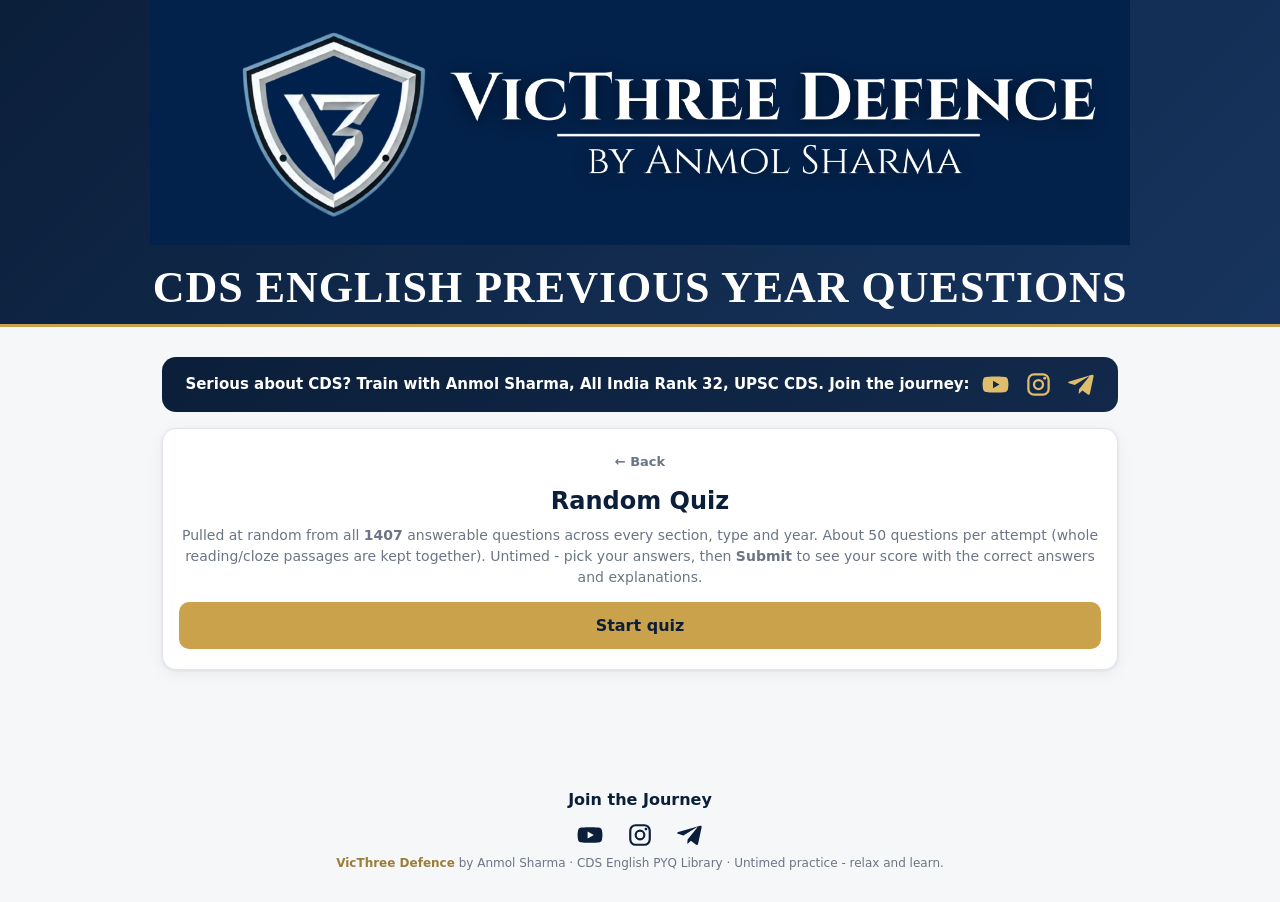
<file: docs/quiz.html>
<!DOCTYPE html>
<html lang="en">
<head>
<meta charset="utf-8">
<meta name="viewport" content="width=device-width, initial-scale=1">
<title>Random 50 Quiz - VicThree Defence CDS English PYQ</title>
<meta name="description" content="A random CDS English practice quiz drawn from the full PYQ pool. By Anmol Sharma.">
<link rel="stylesheet" href="css/styles.css?v=3">
<link rel="manifest" href="manifest.webmanifest">
<meta name="theme-color" content="#0B1F3A">
<link rel="apple-touch-icon" href="assets/icon-180.png?v=3">
<link rel="icon" type="image/png" sizes="192x192" href="assets/icon-192.png?v=3">
</head>
<body>
<header class="header">
  <div class="banner-wrap"><img id="banner" class="banner" alt="VicThree Defence"></div>
  <div class="brand">
    <div class="v3"><span class="badge">V3</span>
      <div><h1>VicThree Defence</h1><div class="by">by Anmol Sharma</div></div>
    </div>
    <div class="sub">CDS English Previous Year Questions</div>
  </div>
</header>

<main class="wrap">
  <section class="cta">
    <span class="cta-text">Serious about CDS? Train with Anmol Sharma, <br class="m-br">All India Rank 32, UPSC CDS. Join the journey:</span>
    <nav class="cta-social">
      <a href="https://youtube.com/@victhreedefence" target="_blank" rel="noopener" aria-label="YouTube"><svg viewBox="0 0 24 24" width="27" height="27" fill="currentColor"><path d="M23 7.5a3 3 0 0 0-2.1-2.1C19 4.9 12 4.9 12 4.9s-7 0-8.9.5A3 3 0 0 0 1 7.5 31 31 0 0 0 .5 12 31 31 0 0 0 1 16.5a3 3 0 0 0 2.1 2.1c1.9.5 8.9.5 8.9.5s7 0 8.9-.5A3 3 0 0 0 23 16.5 31 31 0 0 0 23.5 12 31 31 0 0 0 23 7.5zM9.8 15.3V8.7l5.7 3.3-5.7 3.3z"/></svg></a>
      <a href="https://www.instagram.com/victhreedefence" target="_blank" rel="noopener" aria-label="Instagram"><svg viewBox="0 0 24 24" width="27" height="27" fill="none" stroke="currentColor" stroke-width="2"><rect x="3" y="3" width="18" height="18" rx="5"/><circle cx="12" cy="12" r="4"/><circle cx="17.5" cy="6.5" r="1.3" fill="currentColor" stroke="none"/></svg></a>
      <a href="https://t.me/anmolxsharma" target="_blank" rel="noopener" aria-label="Telegram"><svg viewBox="0 0 24 24" width="27" height="27" fill="currentColor"><path d="M9.8 16.2l-.35 3.9c.5 0 .72-.22.98-.48l2.36-2.26 4.9 3.58c.9.5 1.54.24 1.78-.83l3.23-15.13c.32-1.34-.48-1.86-1.35-1.54L1.15 9.3C-.16 9.82-.14 10.56.93 10.9l5.02 1.56L17.9 5.1c.55-.36 1.05-.16.64.2L9.8 16.2z"/></svg></a>
    </nav>
  </section>
  <div id="quiz"><div class="loading">Loading question pool…</div></div>
</main>

<footer>
  <p class="join-label">Join the Journey</p>
  <nav class="foot-social">
    <a href="https://youtube.com/@victhreedefence" target="_blank" rel="noopener" aria-label="YouTube"><svg viewBox="0 0 24 24" width="26" height="26" fill="currentColor"><path d="M23 7.5a3 3 0 0 0-2.1-2.1C19 4.9 12 4.9 12 4.9s-7 0-8.9.5A3 3 0 0 0 1 7.5 31 31 0 0 0 .5 12 31 31 0 0 0 1 16.5a3 3 0 0 0 2.1 2.1c1.9.5 8.9.5 8.9.5s7 0 8.9-.5A3 3 0 0 0 23 16.5 31 31 0 0 0 23.5 12 31 31 0 0 0 23 7.5zM9.8 15.3V8.7l5.7 3.3-5.7 3.3z"/></svg></a>
    <a href="https://www.instagram.com/victhreedefence" target="_blank" rel="noopener" aria-label="Instagram"><svg viewBox="0 0 24 24" width="26" height="26" fill="none" stroke="currentColor" stroke-width="2"><rect x="3" y="3" width="18" height="18" rx="5"/><circle cx="12" cy="12" r="4"/><circle cx="17.5" cy="6.5" r="1.3" fill="currentColor" stroke="none"/></svg></a>
    <a href="https://t.me/anmolxsharma" target="_blank" rel="noopener" aria-label="Telegram"><svg viewBox="0 0 24 24" width="26" height="26" fill="currentColor"><path d="M9.8 16.2l-.35 3.9c.5 0 .72-.22.98-.48l2.36-2.26 4.9 3.58c.9.5 1.54.24 1.78-.83l3.23-15.13c.32-1.34-.48-1.86-1.35-1.54L1.15 9.3C-.16 9.82-.14 10.56.93 10.9l5.02 1.56L17.9 5.1c.55-.36 1.05-.16.64.2L9.8 16.2z"/></svg></a>
  </nav>
  <span class="gold">VicThree Defence</span> by Anmol Sharma · CDS English PYQ Library ·
  Untimed practice - relax and learn.
</footer>

<script src="js/data.js?v=3"></script>
<script src="js/quiz.js?v=3"></script>
<script src="js/config.js?v=3"></script>
<script src="js/lead.js?v=3"></script>
</body>
</html>
</file>
<file: docs/css/styles.css>
/* VicThree Defence - PYQ Library. Navy #0B1F3A / Gold #C9A24B. Mobile-first. */
:root{
  --navy:#0B1F3A; --navy-2:#11294b; --navy-3:#17345e;
  --gold:#C9A24B; --gold-soft:#e3c987; --gold-dim:#9c7d39;
  --ink:#1b2430; --paper:#f6f7f9; --card:#ffffff; --line:#e2e6ec;
  --muted:#6b7585; --good:#1f8b4c; --good-bg:#e8f6ee; --bad:#c0392b; --bad-bg:#fcebe9;
  --shadow:0 1px 3px rgba(11,31,58,.08),0 4px 16px rgba(11,31,58,.06);
  --radius:14px;
}
*{box-sizing:border-box}
html{-webkit-text-size-adjust:100%}
body{
  margin:0;font-family:'Segoe UI',system-ui,-apple-system,Roboto,Arial,sans-serif;
  color:var(--ink);background:var(--paper);line-height:1.5;font-size:16px;
}
a{color:var(--navy-3)}
img{max-width:100%;display:block}

/* ---------- Header / banner ---------- */
.header{background:linear-gradient(135deg,var(--navy),var(--navy-3));color:#fff;border-bottom:3px solid var(--gold)}
.banner-wrap{max-width:980px;margin:0 auto}
.banner{width:100%;max-height:260px;object-fit:cover;display:none}
.banner.show{display:block}
.brand{padding:18px 16px 14px;text-align:center}
.brand .v3{display:inline-flex;align-items:center;gap:10px;justify-content:center}
.brand .badge{
  width:38px;height:38px;border-radius:9px;border:2px solid var(--gold);
  display:flex;align-items:center;justify-content:center;font-weight:800;color:var(--gold);
  font-size:15px;letter-spacing:.5px;background:rgba(201,162,75,.08)
}
.brand h1{margin:0;font-size:20px;letter-spacing:.3px}
.brand .by{color:var(--gold-soft);font-size:13px;margin-top:2px;font-weight:600}
.brand .sub{
  color:#fff;font-family:Georgia,'Times New Roman',serif;font-weight:700;
  text-transform:uppercase;letter-spacing:1px;line-height:1.15;
  font-size:clamp(26px,7.5vw,44px);margin-top:10px
}
/* when the banner image is present it already carries the logo + name - hide the duplicate text block */
.header.has-banner .brand{padding:8px 16px 10px}
.header.has-banner .brand .v3{display:none}

/* ---------- Nav ---------- */
.nav{display:flex;gap:8px;justify-content:center;padding:0 12px 14px;flex-wrap:wrap}
.nav a{
  text-decoration:none;color:#dfe7f2;font-weight:600;font-size:14px;
  padding:8px 16px;border-radius:999px;border:1px solid rgba(255,255,255,.18)
}
.nav a.active{background:var(--gold);color:var(--navy);border-color:var(--gold)}

/* ---------- Layout ---------- */
.wrap{max-width:980px;margin:0 auto;padding:14px 12px 60px}
.stats{
  text-align:center;color:var(--muted);font-size:13px;margin:2px 0 14px;font-weight:600
}
.stats b{color:var(--navy)}

/* ---------- Home hub ---------- */
.hub-grid{display:grid;gap:10px}
#hub{display:flex;flex-direction:column;gap:10px}
.subj-grid{display:flex;flex-wrap:wrap;gap:10px;justify-content:center}
.subj-tile{
  flex:0 0 calc(50% - 5px);
  display:flex;flex-direction:column;align-items:center;justify-content:center;gap:10px;
  min-height:130px;padding:22px 12px;text-decoration:none;color:var(--navy);
  background:var(--card);border:1px solid var(--line);border-radius:var(--radius);box-shadow:var(--shadow);
  transition:transform .12s,border-color .12s,box-shadow .12s
}
.subj-tile:hover{transform:translateY(-2px);border-color:var(--gold);box-shadow:0 6px 22px rgba(11,31,58,.12)}
.subj-ico{font-size:42px;line-height:1}
.subj-name{font-weight:800;font-size:17px;text-align:center}
@media(min-width:680px){ .subj-tile{flex:0 0 calc(33.333% - 7px)} }
.hub-card{
  display:flex;align-items:center;gap:14px;background:var(--card);border:1px solid var(--line);
  border-radius:var(--radius);padding:16px;text-decoration:none;color:var(--ink);box-shadow:var(--shadow);
  transition:transform .12s,border-color .12s,box-shadow .12s
}
.hub-card:hover{transform:translateY(-2px);border-color:var(--gold);box-shadow:0 6px 22px rgba(11,31,58,.12)}
.hub-ico{font-size:28px;line-height:1;flex:0 0 auto;width:46px;height:46px;display:flex;
  align-items:center;justify-content:center;background:var(--paper);border-radius:12px}
.hub-body{flex:1 1 auto;min-width:0}
.hub-title{font-weight:800;font-size:17px;color:var(--navy)}
.hub-sub{font-size:13px;color:var(--muted);margin-top:3px}
.hub-sub b{color:var(--navy)}
.hub-go{font-size:26px;color:var(--gold);font-weight:800;flex:0 0 auto;line-height:1}
.hub-card.accent{background:linear-gradient(135deg,var(--navy),var(--navy-3));border-color:var(--navy-3)}
.hub-card.accent .hub-title{color:#fff}
.hub-card.accent .hub-sub,.hub-card.accent .hub-sub b{color:#dfe7f2}
.hub-card.accent .hub-ico{background:rgba(255,255,255,.1)}
.hub-card.accent .hub-go{color:var(--gold-soft)}
@media(min-width:680px){ .hub-grid{grid-template-columns:1fr 1fr} .hub-card.wide{grid-column:1 / -1} }

/* ---------- Subject header (scoped browse) ---------- */
.subjecthead{margin:2px 0 12px}
.back{display:inline-block;text-decoration:none;color:var(--muted);font-weight:700;font-size:13px;margin-bottom:8px}
.back:hover{color:var(--navy)}
.sh-row{display:flex;align-items:center;justify-content:space-between;gap:12px;flex-wrap:wrap}
.sh-title{margin:0;font-size:22px;color:var(--navy)}
.sh-count{font-size:13px;color:var(--muted);font-weight:700}
.btn.quizbtn{text-decoration:none;display:inline-block;font-size:16px;padding:12px 24px;border-radius:12px}
.quiz-cta{text-align:center;margin:12px 0 6px}
.quiz-intro .back{margin-bottom:12px}

/* ---------- Filters ---------- */
.filters{
  background:var(--card);border:1px solid var(--line);border-radius:var(--radius);
  box-shadow:var(--shadow);padding:12px;display:grid;gap:10px;margin-bottom:14px
}
.filters .row{display:grid;gap:10px}
.field{display:flex;flex-direction:column;gap:4px}
.field label{font-size:11px;text-transform:uppercase;letter-spacing:.6px;color:var(--muted);font-weight:700}
select,input[type=search],button{font-family:inherit;font-size:15px}
select,input[type=search]{
  width:100%;padding:10px 12px;border:1px solid var(--line);border-radius:10px;background:#fff;color:var(--ink);
  appearance:none;-webkit-appearance:none
}
select:focus,input:focus{outline:2px solid var(--gold);border-color:var(--gold)}
.filters .actions{display:flex;gap:8px;align-items:center;justify-content:space-between;flex-wrap:wrap}
.btn{
  cursor:pointer;border:none;border-radius:10px;padding:10px 16px;font-weight:700;font-size:14px;
  background:var(--gold);color:var(--navy);transition:filter .12s
}
.btn:hover{filter:brightness(1.05)}
.btn.ghost{background:transparent;color:var(--navy);border:1px solid var(--line)}
.btn.block{width:100%;padding:14px;font-size:16px}
.result-count{font-size:13px;color:var(--muted);font-weight:700}

/* ---------- Question card ---------- */
.qcard{
  background:var(--card);border:1px solid var(--line);border-radius:var(--radius);
  box-shadow:var(--shadow);padding:14px 14px 12px;margin-bottom:12px
}
.qtop{display:flex;justify-content:space-between;align-items:center;gap:8px;margin-bottom:8px;flex-wrap:wrap}
.tag{
  display:inline-flex;align-items:center;gap:6px;background:var(--gold);color:var(--navy);
  font-weight:800;font-size:12px;padding:4px 10px;border-radius:999px;letter-spacing:.2px
}
.tag.topic{background:rgba(11,31,58,.06);color:var(--navy)}
.tag.warn{background:#fdecec;color:#9a2a2a;border:1px solid #f3c0c0}
.qmeta{display:flex;gap:6px;flex-wrap:wrap}
.qstem{font-weight:600;margin:2px 0 8px}
.qnum{color:var(--gold-dim);font-weight:800;margin-right:4px}
.subs{margin:0 0 10px;padding:0;list-style:none;display:grid;gap:3px}
.subs li{font-size:14.5px;color:#33414f;padding-left:2px}
.opts{display:grid;gap:6px;margin:0 0 10px}
.opt{
  display:flex;gap:8px;align-items:flex-start;padding:8px 10px;border:1px solid var(--line);
  border-radius:10px;font-size:15px;background:#fff
}
.opt .ol{font-weight:800;color:var(--navy-3);min-width:18px}
.opt.correct{background:var(--good-bg);border-color:#bfe3cd}
.opt.correct .ol{color:var(--good)}
.opt.chosen-wrong{background:var(--bad-bg);border-color:#f2c9c4}
.opt.chosen-wrong .ol{color:var(--bad)}
.opt.clickable{cursor:pointer;transition:background .12s,border-color .12s}
.opt.clickable:hover{background:var(--paper);border-color:var(--gold-soft)}
.qcard.answered .opt.clickable{cursor:default}
.qcard.answered .opt:hover{background:#fff;border-color:var(--line)}
.qcard.answered .opt.correct,.qcard.answered .opt.correct:hover{background:var(--good-bg);border-color:#bfe3cd}
.qcard.answered .opt.chosen-wrong,.qcard.answered .opt.chosen-wrong:hover{background:var(--bad-bg);border-color:#f2c9c4}
.reveal .ans.wrong{color:var(--bad)}
/* bookmarks + progress */
.bm{background:none;border:none;cursor:pointer;font-size:20px;line-height:1;color:var(--gold-dim);padding:0 2px}
.bm.on{color:var(--gold)}
.pbadge{font-size:11px;font-weight:800;padding:3px 8px;border-radius:999px}
.pbadge.ok{background:var(--good-bg);color:var(--good)}
.pbadge.bad{background:var(--bad-bg);color:var(--bad)}
.qcard.attempted{border-left:3px solid var(--line)}
.bm-filter{display:inline-flex;align-items:center;gap:5px;font-size:13px;font-weight:700;color:var(--navy);cursor:pointer}
.bm-filter input{accent-color:var(--gold)}
.reveal{border-top:1px dashed var(--line);padding-top:10px;margin-top:2px}
.reveal .ans{font-weight:800;color:var(--good);margin-bottom:4px}
.reveal .ans.none{color:var(--gold-dim)}
.expl{font-size:14.5px;color:#33414f}
.note{font-size:13px;color:var(--gold-dim);background:rgba(201,162,75,.1);padding:8px 10px;border-radius:8px;margin-top:8px}
.show-btn{margin-top:2px}

.empty{text-align:center;color:var(--muted);padding:40px 10px;font-weight:600}
.loading{text-align:center;color:var(--muted);padding:40px 10px}

/* ---------- Quiz ---------- */
.quiz-intro{background:var(--card);border:1px solid var(--line);border-radius:var(--radius);box-shadow:var(--shadow);padding:20px 16px;text-align:center;margin-bottom:14px}
.quiz-intro h2{margin:0 0 6px;color:var(--navy)}
.quiz-intro p{color:var(--muted);margin:0 0 14px;font-size:14px}
.quizbar{
  position:sticky;top:0;z-index:5;background:rgba(246,247,249,.95);backdrop-filter:blur(6px);
  display:flex;align-items:center;justify-content:space-between;gap:10px;
  padding:10px 12px;border:1px solid var(--line);border-radius:12px;margin-bottom:12px;box-shadow:var(--shadow)
}
.quizbar .prog{font-weight:700;font-size:14px;color:var(--navy)}
.quiz-opt{cursor:pointer}
.quiz-opt input{margin-right:8px;accent-color:var(--gold)}
.scorecard{
  background:linear-gradient(135deg,var(--navy),var(--navy-3));color:#fff;border-radius:var(--radius);
  padding:22px 16px;text-align:center;margin-bottom:14px;border:2px solid var(--gold)
}
.scorecard .big{font-size:42px;font-weight:800;color:var(--gold)}
.scorecard .pct{font-size:15px;color:#cdd8e8;margin-top:4px}
.scorecard .meta{font-size:13px;color:#aebbcf;margin-top:8px}

/* ---------- Tablet/desktop ---------- */
@media(min-width:640px){
  .brand h1{font-size:26px}
  .filters .row.cols{grid-template-columns:1fr 1fr}
  .filters .row.cols3{grid-template-columns:1fr 1fr 1fr}
  .banner{max-height:300px}
}
@media(min-width:860px){
  .filters .row.cols{grid-template-columns:1fr 1fr 1fr 1fr}
}
footer{text-align:center;color:var(--muted);font-size:12px;padding:18px 12px 30px}
footer .gold{color:var(--gold-dim);font-weight:700}

/* ---------- Social / mentorship CTA ---------- */
.cta{display:flex;align-items:center;justify-content:center;gap:12px;flex-wrap:wrap;text-align:center;
  background:linear-gradient(135deg,#0B1F3A,#12294b);color:#fff;border-radius:14px;padding:14px 18px;margin:16px 0}
.cta-text{font-size:15px;font-weight:600;color:#fff;line-height:1.4}
.cta-social{display:flex;gap:16px;align-items:center}
.cta-social a{color:#e0bd6a;display:inline-flex;line-height:0;transition:color .12s,transform .12s}
.cta-social a:hover{color:#fff;transform:translateY(-2px)}
.join-label{text-align:center;font-weight:800;color:#0B1F3A;font-size:16px;margin:26px 0 0}
.foot-social{display:flex;justify-content:center;gap:24px;margin:10px 0 6px}
.foot-social a{color:#0B1F3A;display:inline-flex;line-height:0;transition:color .12s,transform .12s}
.foot-social a:hover{color:#C9A24B;transform:translateY(-2px)}
.m-br{display:none}
@media(max-width:600px){.m-br{display:inline}}

/* ---- Welcome popup / lead capture ---- */
html.lead-open{overflow:hidden}
.lead-overlay{position:fixed;inset:0;z-index:1000;display:flex;align-items:flex-start;justify-content:center;padding:20px;
  overflow-y:auto;-webkit-overflow-scrolling:touch;
  background:rgba(11,31,58,.72);backdrop-filter:blur(4px);-webkit-backdrop-filter:blur(4px);
  animation:leadFade .25s ease both}
.lead-overlay.lead-closing{animation:leadFade .25s ease reverse both}
@keyframes leadFade{from{opacity:0}to{opacity:1}}
.lead-card{width:100%;max-width:430px;margin:auto;background:var(--paper);border-radius:16px;overflow:hidden;
  box-shadow:0 24px 60px rgba(11,31,58,.45);
  animation:leadPop .28s cubic-bezier(.2,.9,.3,1.2) both}
@keyframes leadPop{from{opacity:0;transform:translateY(14px) scale(.97)}to{opacity:1;transform:none}}
.lead-banner{background:var(--navy);border-bottom:3px solid var(--gold);padding:0;font-size:0;line-height:0}
.lead-banner img{display:block;width:100%;height:auto}
.lead-body{padding:24px 28px 26px}
.lead-title{font-size:clamp(1rem,4.6vw,1.5rem);text-align:center;color:var(--navy);margin:0 0 18px;white-space:nowrap}
.lead-form{display:flex;flex-direction:column;gap:13px}
.lead-field{display:flex;flex-direction:column;gap:5px}
.lead-field span{font-family:'Segoe UI',system-ui,-apple-system,Roboto,Arial,sans-serif;font-weight:700;font-size:.74rem;text-transform:uppercase;letter-spacing:.08em;color:var(--navy)}
.lead-field input{font-family:Georgia,'Times New Roman',serif;font-size:1rem;padding:11px 13px;border:1.5px solid var(--line);border-radius:9px;background:#fff;color:var(--ink);transition:border-color .15s,box-shadow .15s}
.lead-field input:focus{outline:none;border-color:var(--gold);box-shadow:0 0 0 3px rgba(201,162,75,.2)}
.lead-error{min-height:1em;margin:2px 0 0;color:var(--bad);font-size:.85rem;font-weight:600}
.lead-btn{margin-top:4px;background:var(--gold);color:var(--navy);font-family:'Segoe UI',system-ui,-apple-system,Roboto,Arial,sans-serif;font-weight:700;font-size:1rem;letter-spacing:.01em;border:none;padding:13px 18px;border-radius:10px;cursor:pointer;transition:background .15s,transform .1s}
.lead-btn:hover{background:#b58f34}
.lead-btn:active{transform:translateY(1px)}
.lead-btn:disabled{opacity:.7;cursor:default}
@media (max-width:480px){
  .lead-card{border-radius:14px}
  .lead-body{padding:20px 18px 20px}
}

/* ---- Personalised greeting (returning visitor, homepage) ---- */
.greet{max-width:640px;margin:22px auto 16px;padding:16px 22px;text-align:center;
  background:linear-gradient(135deg,#ffffff,#eef1f5);border:1px solid var(--line);
  border-radius:14px;box-shadow:0 6px 18px rgba(11,31,58,.06)}
.greet-big{margin:0;font-family:Georgia,'Times New Roman',serif;font-weight:700;color:var(--navy);
  font-size:clamp(1.12rem,4.4vw,1.5rem);line-height:1.28;text-wrap:balance}
.greet-name{color:var(--gold-dim)}
.greet-small{margin:5px 0 0;font-family:Georgia,'Times New Roman',serif;color:var(--muted);
  font-size:clamp(.92rem,3.2vw,1.02rem);line-height:1.45}
.greet-caret{display:inline-block;width:2px;height:1em;margin-left:2px;background:var(--gold-dim);
  vertical-align:-0.12em;animation:greetBlink .8s step-end infinite}
@keyframes greetBlink{50%{opacity:0}}

/* ---- passage clusters (Reading Comprehension / Cloze / Selecting Words) ---- */
.passage-block{
  background:linear-gradient(180deg,#fffdf7,var(--card));
  border:1px solid var(--line);border-left:4px solid var(--gold);
  border-radius:var(--radius);box-shadow:var(--shadow);
  padding:14px 16px;margin:16px 0 8px;
}
.passage-label{
  font-size:11px;font-weight:800;letter-spacing:.12em;text-transform:uppercase;
  color:var(--gold-dim);margin-bottom:6px;
}
.passage-dir{font-size:13.5px;color:var(--muted);font-style:italic;margin-bottom:8px}
.passage-text p{margin:0 0 8px;font-size:15px;color:var(--ink);line-height:1.6}
.passage-text p:last-child{margin-bottom:0}
/* questions that belong to the passage above sit flush under it */
.passage-block + .qcard{border-top-left-radius:6px;border-top-right-radius:6px}
</file>
